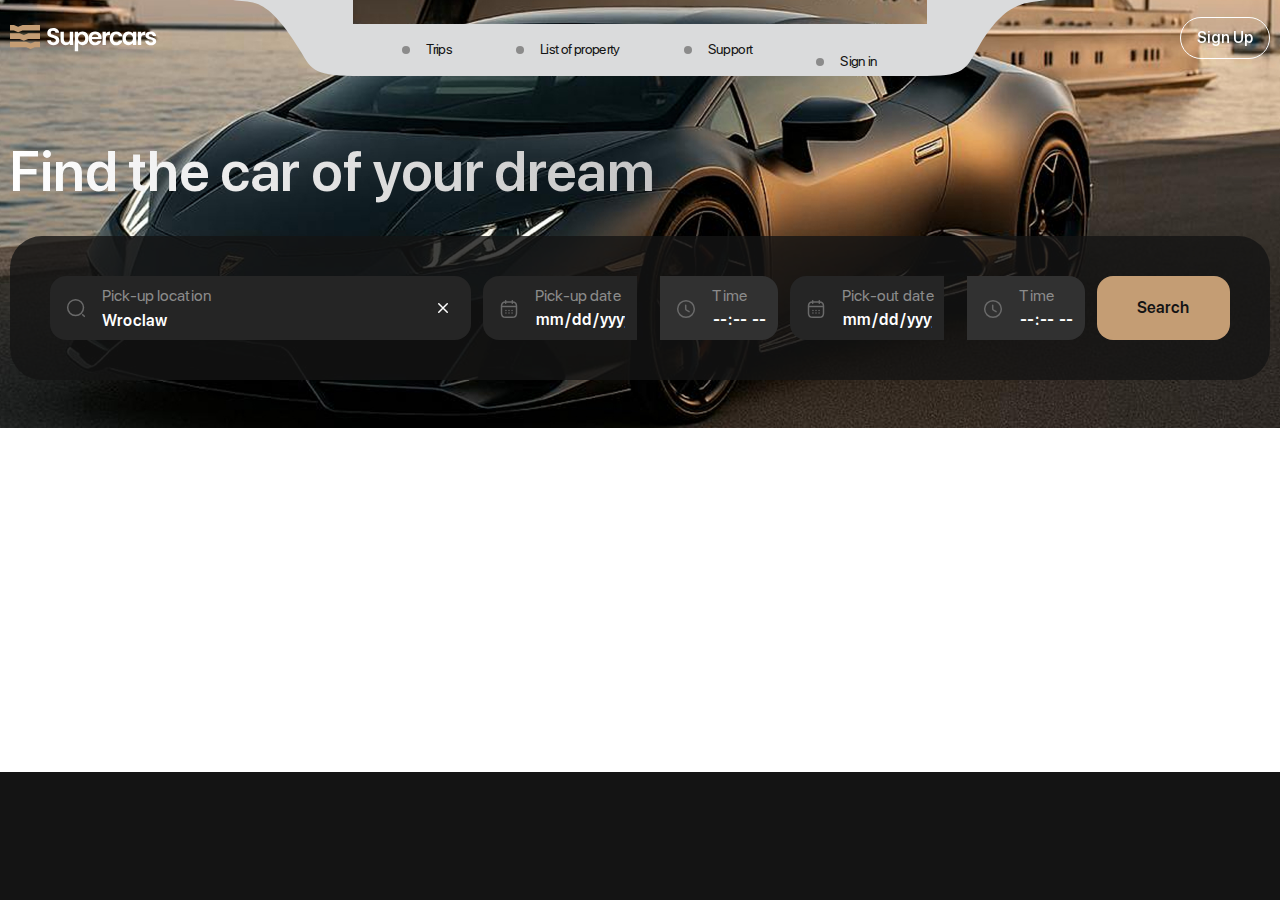
<file: index.html>
<!DOCTYPE html>
<html lang="en">
  <head>
    <meta charset="UTF-8" />
    <meta name="viewport" content="width=device-width, initial-scale=1.0" />
    <link rel="stylesheet" href="./assets/css/style.css" />
    <title>Supercars</title>
  </head>
  <body>
    <div class="wrapper">
      <header class="header">
        <div class="container">
          <div class="header__wrapper">
            <div class="header__logo">
              <a href="#">
                <picture>
                  <source
                    media="(max-width: 470px)"
                    srcset="assets/svg/min-logo.svg"
                  />
                  <img src="assets/svg/header-logo.svg" />
                </picture>
              </a>
            </div>
            <img
              class="menu-btn btn-open"
              src="assets/svg/open-menu.svg"
              alt=""
            />
            <img
              class="menu-btn btn-close"
              src="assets/svg/close-menu.svg"
              alt=""
            />
            <nav>
              <ul class="menu header__menu">
                <li><a href="#">Trips</a></li>
                <li><a href="#">List of property</a></li>
                <li><a href="#">Support</a></li>
                <li><a href="#">Sign in</a></li>
              </ul>
            </nav>
            <div class="header__sign-up">
              <a href="#">Sign Up</a>
            </div>
          </div>
        </div>
      </header>
      <main class="main">
        <section
          class="hero"
          style="background-image: url(assets/img/catalog-hero-1.5.jpg)"
        >
          <div class="container">
            <div class="hero__wrapper">
              <h1>Find the car of your dream</h1>
              <div class="hero__form search-box">
                <form action="#">
                  <p class="hero__form--location hero__form--input">
                    <label for="location">Pick-up location</label>
                    <input
                      type="text"
                      name="location"
                      id="location"
                      required
                      placeholder="Wroclaw"
                    />
                    <img
                      class="clear-button"
                      data-clear-selector="location"
                      src="assets/svg/clear.svg"
                      alt=""
                    />
                  </p>
                  <div class="hero__form--date">
                    <p class="hero__form--input hero__form--start">
                      <span class="date-icon" data-select="start-date"
                        ><img src="assets/svg/date-icon.svg" alt=""
                      /></span>
                      <label for="start-date">Pick-up date</label>
                      <input
                        type="date"
                        name="start-date"
                        id="start-date"
                        required
                      />
                    </p>
                    <p class="hero__form--input hero__form--start">
                      <span class="date-icon" data-select="start-time"
                        ><img src="assets/svg/time-icon.svg" alt=""
                      /></span>
                      <label for="start-time">Time</label>
                      <input
                        type="time"
                        name="start-time"
                        id="start-time"
                        required
                      />
                    </p>
                  </div>
                  <div class="hero__form--date">
                    <p class="hero__form--input hero__form--end">
                      <span class="date-icon" data-select="end-date"
                        ><img src="assets/svg/date-icon.svg" alt=""
                      /></span>
                      <label for="end-date">Pick-out date</label>
                      <input
                        type="date"
                        name="end-date"
                        id="end-date"
                        required
                      />
                    </p>
                    <p class="hero__form--input hero__form--end">
                      <span class="date-icon" data-select="end-time"
                        ><img src="assets/svg/time-icon.svg" alt=""
                      /></span>
                      <label for="end-time">Time</label>
                      <input
                        type="time"
                        name="end-time"
                        id="end-time"
                        required
                      />
                    </p>
                  </div>
                  <p class="hero__form--submit">
                    <input type="submit" value="Search" />
                  </p>
                </form>
              </div>
            </div>
          </div>
        </section>
      </main>
      <footer class="footer"></footer>
    </div>
    <script src="assets/js/main.js"></script>
  </body>
</html>
</file>
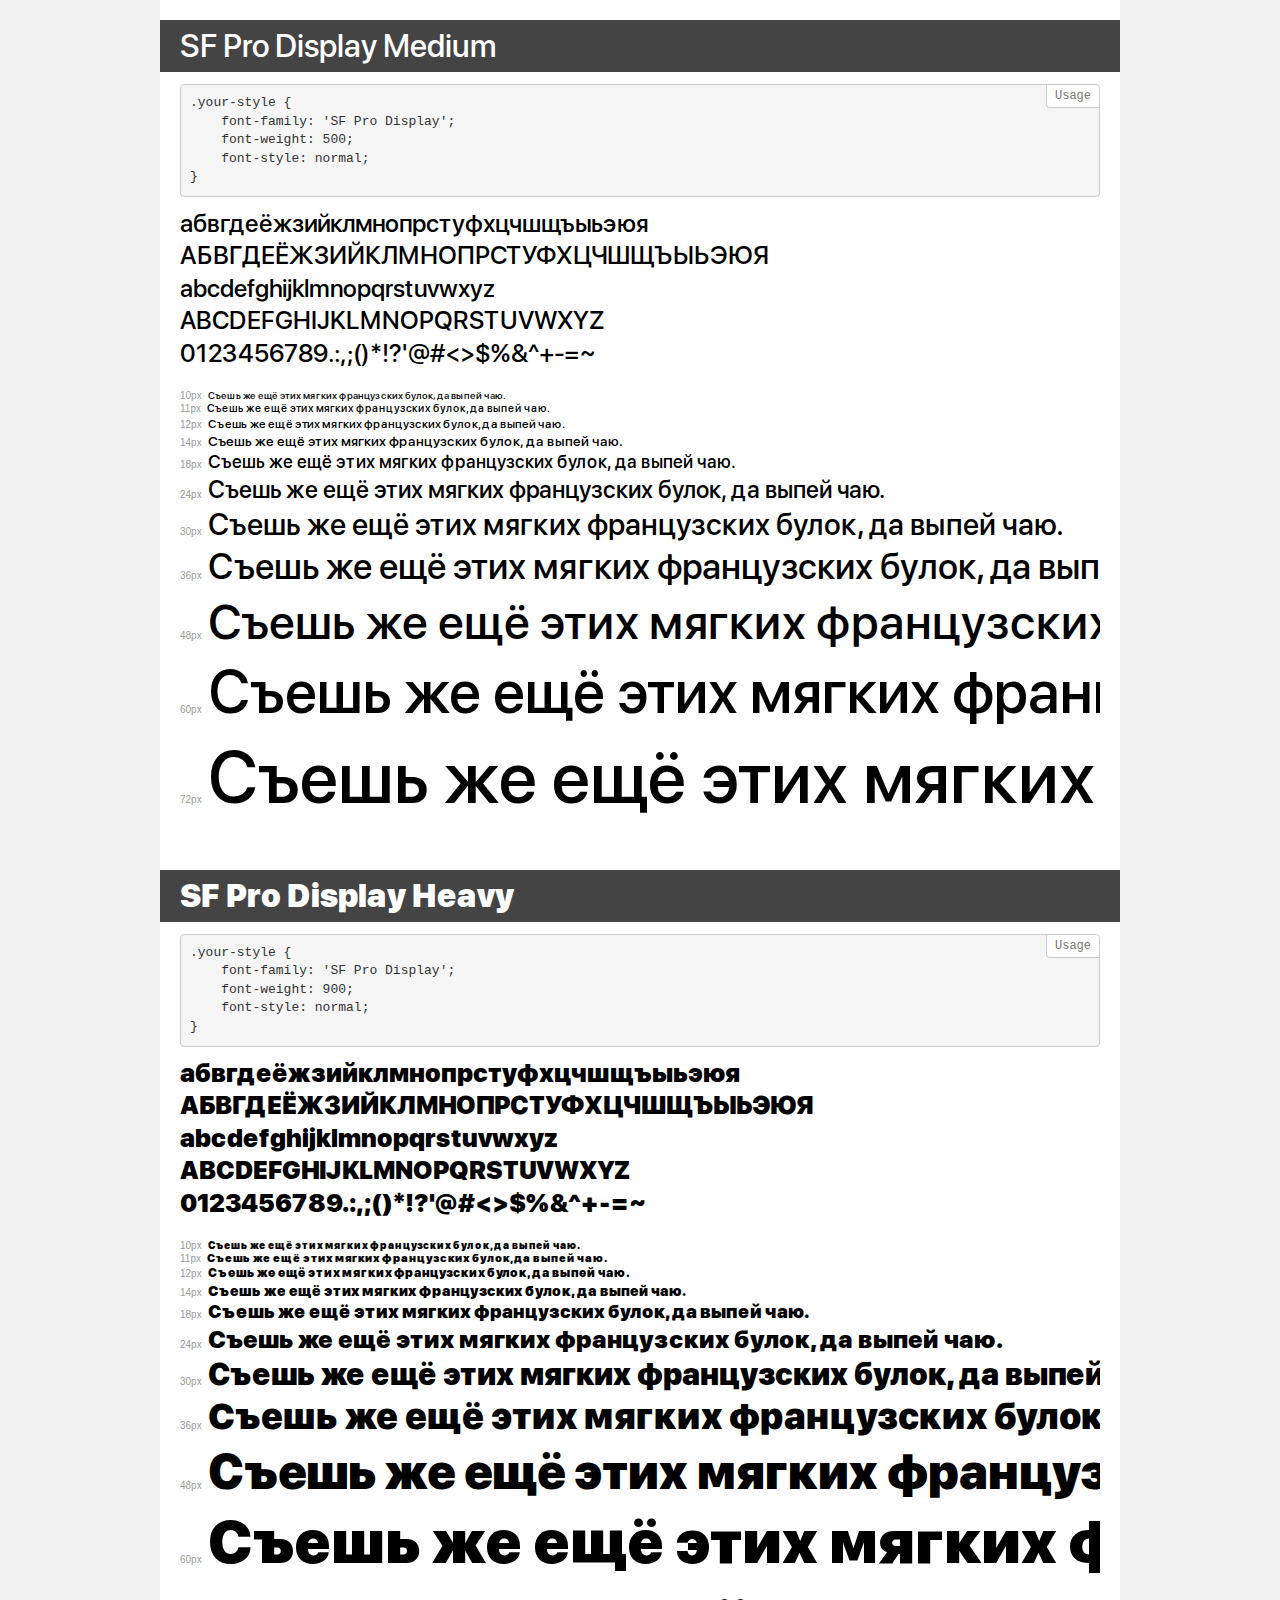
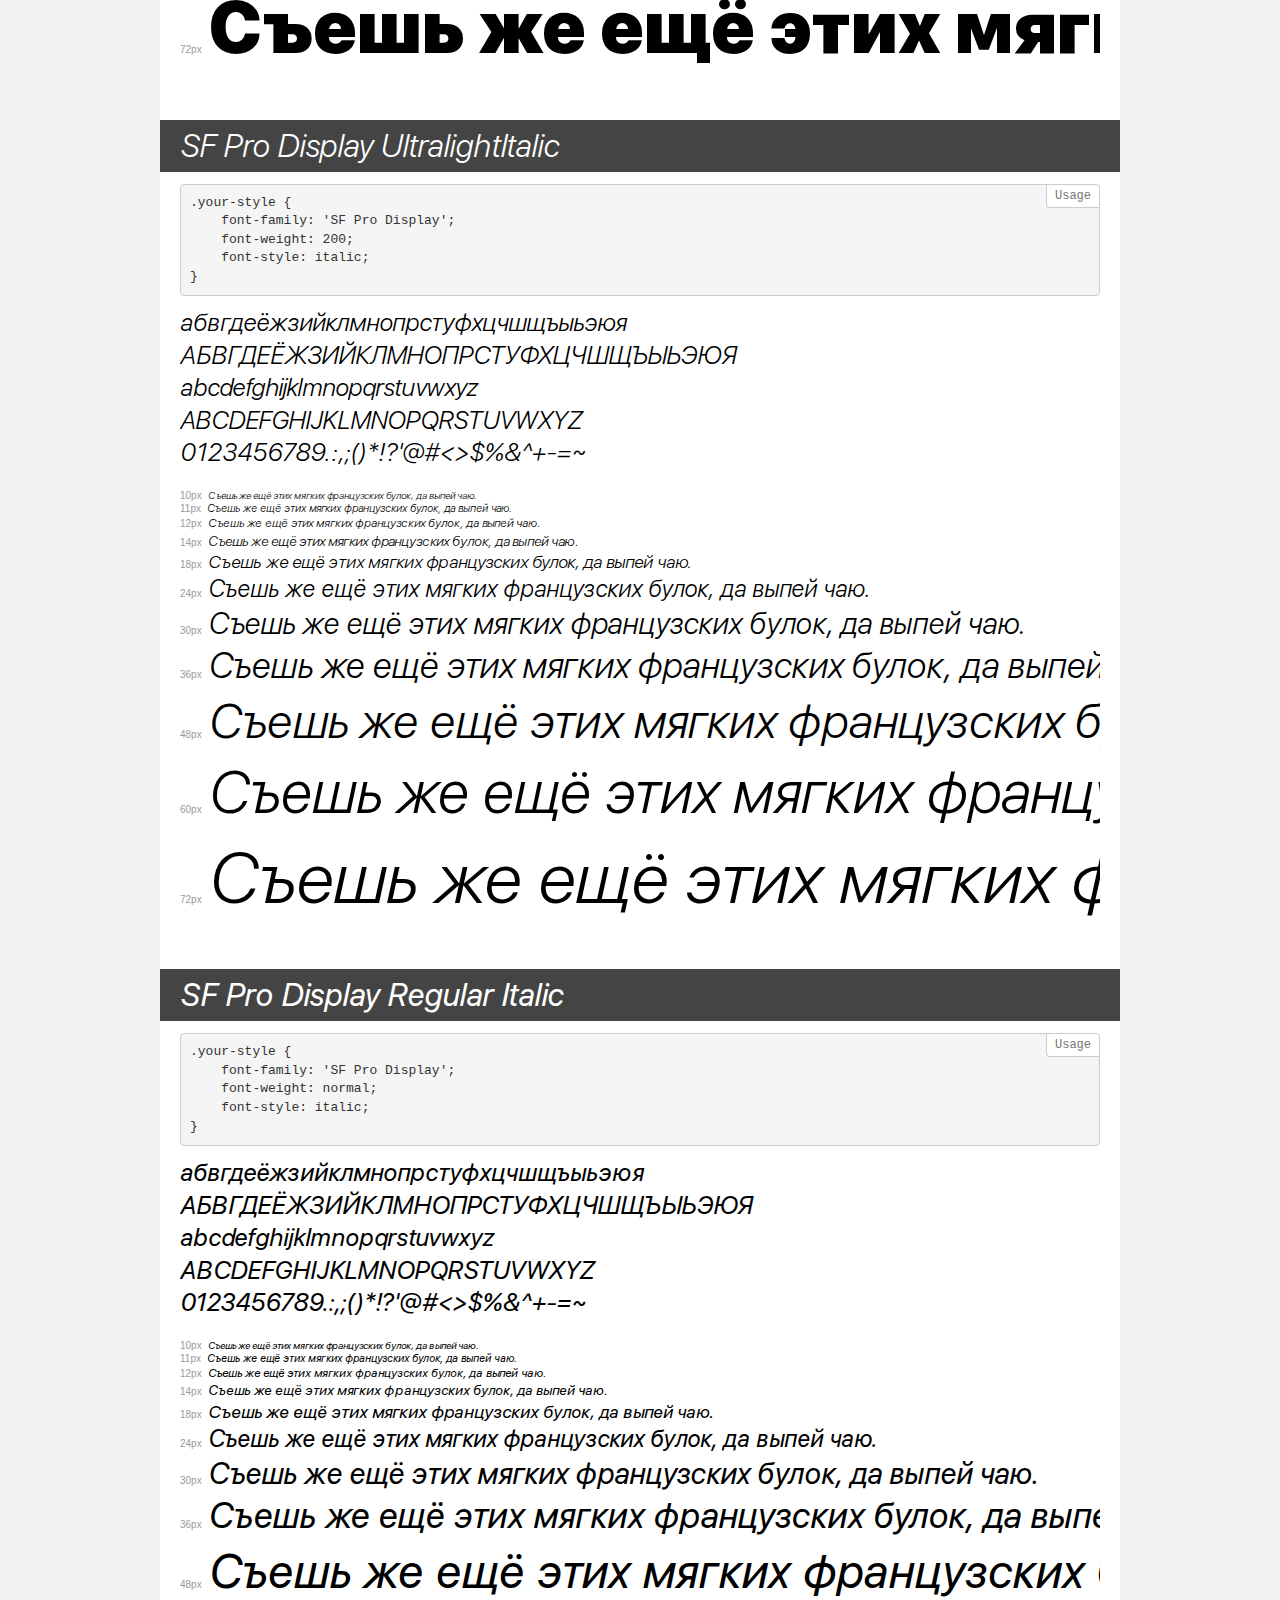
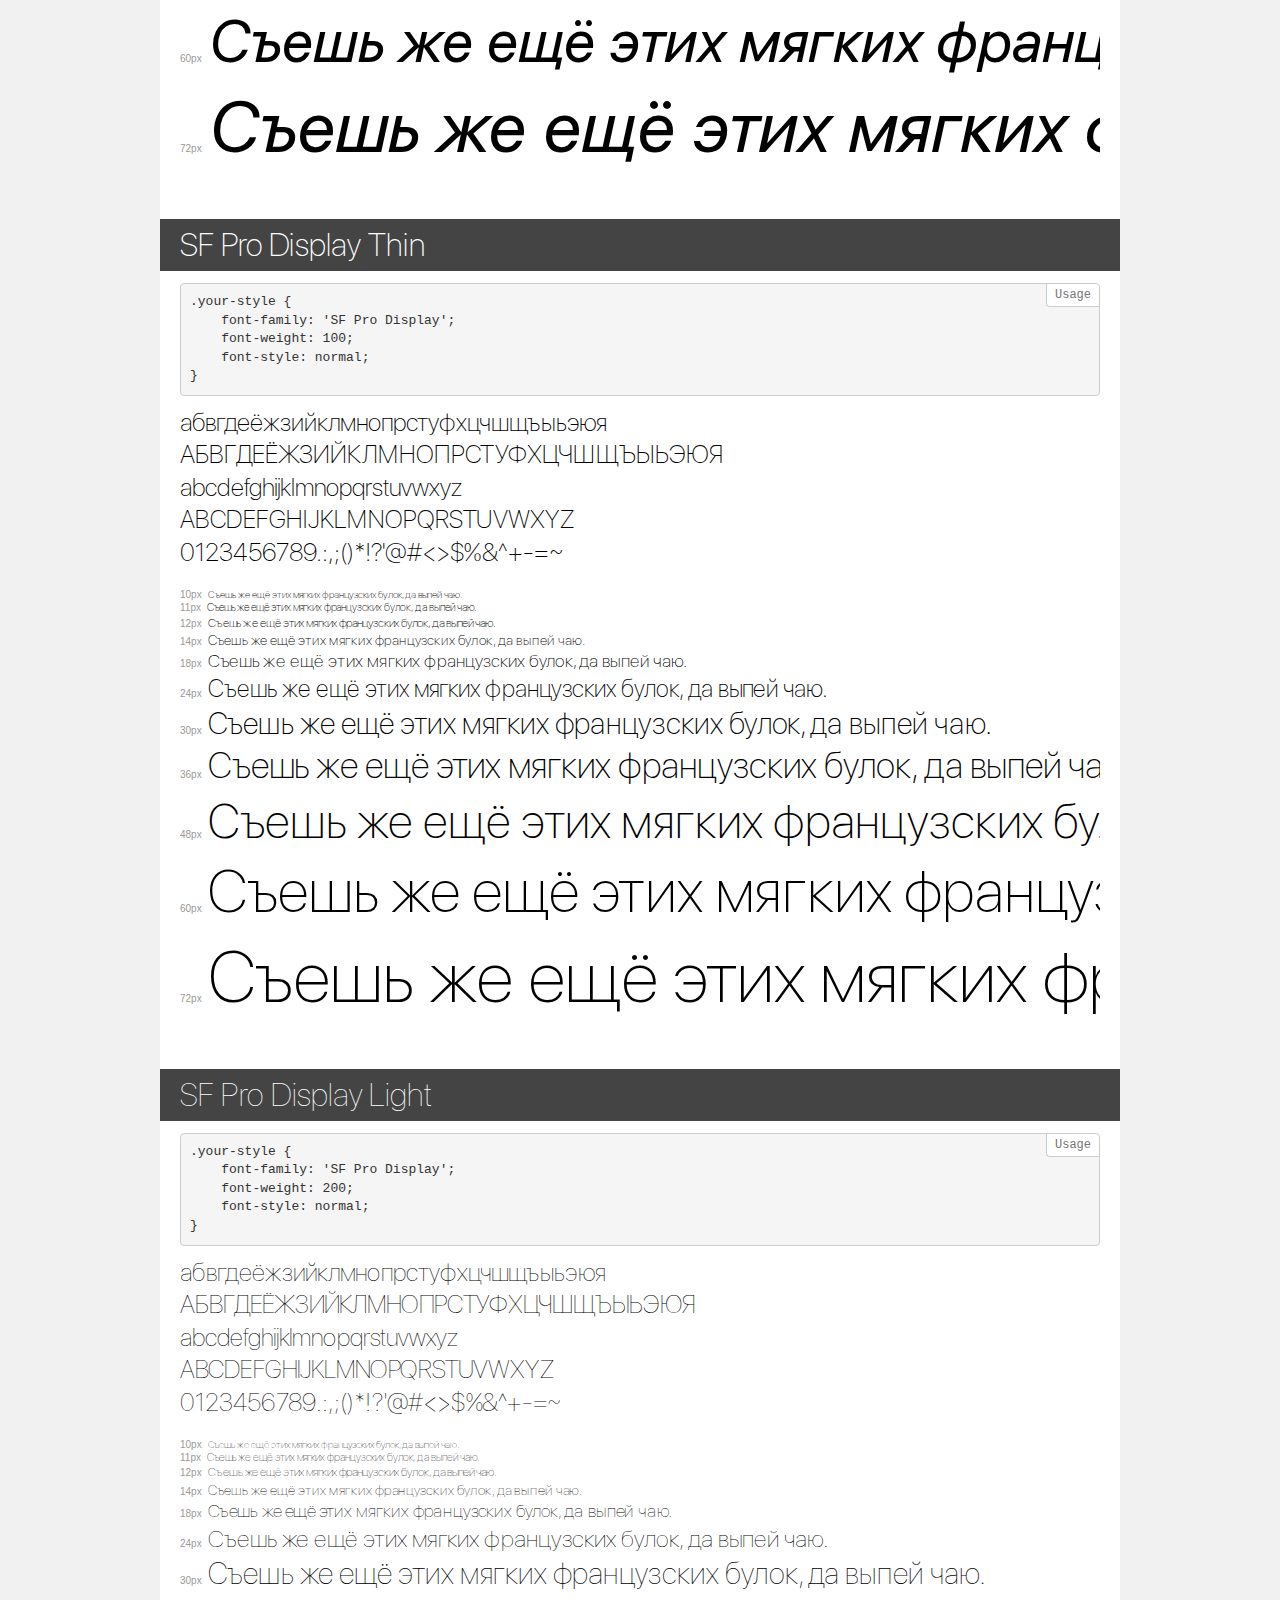
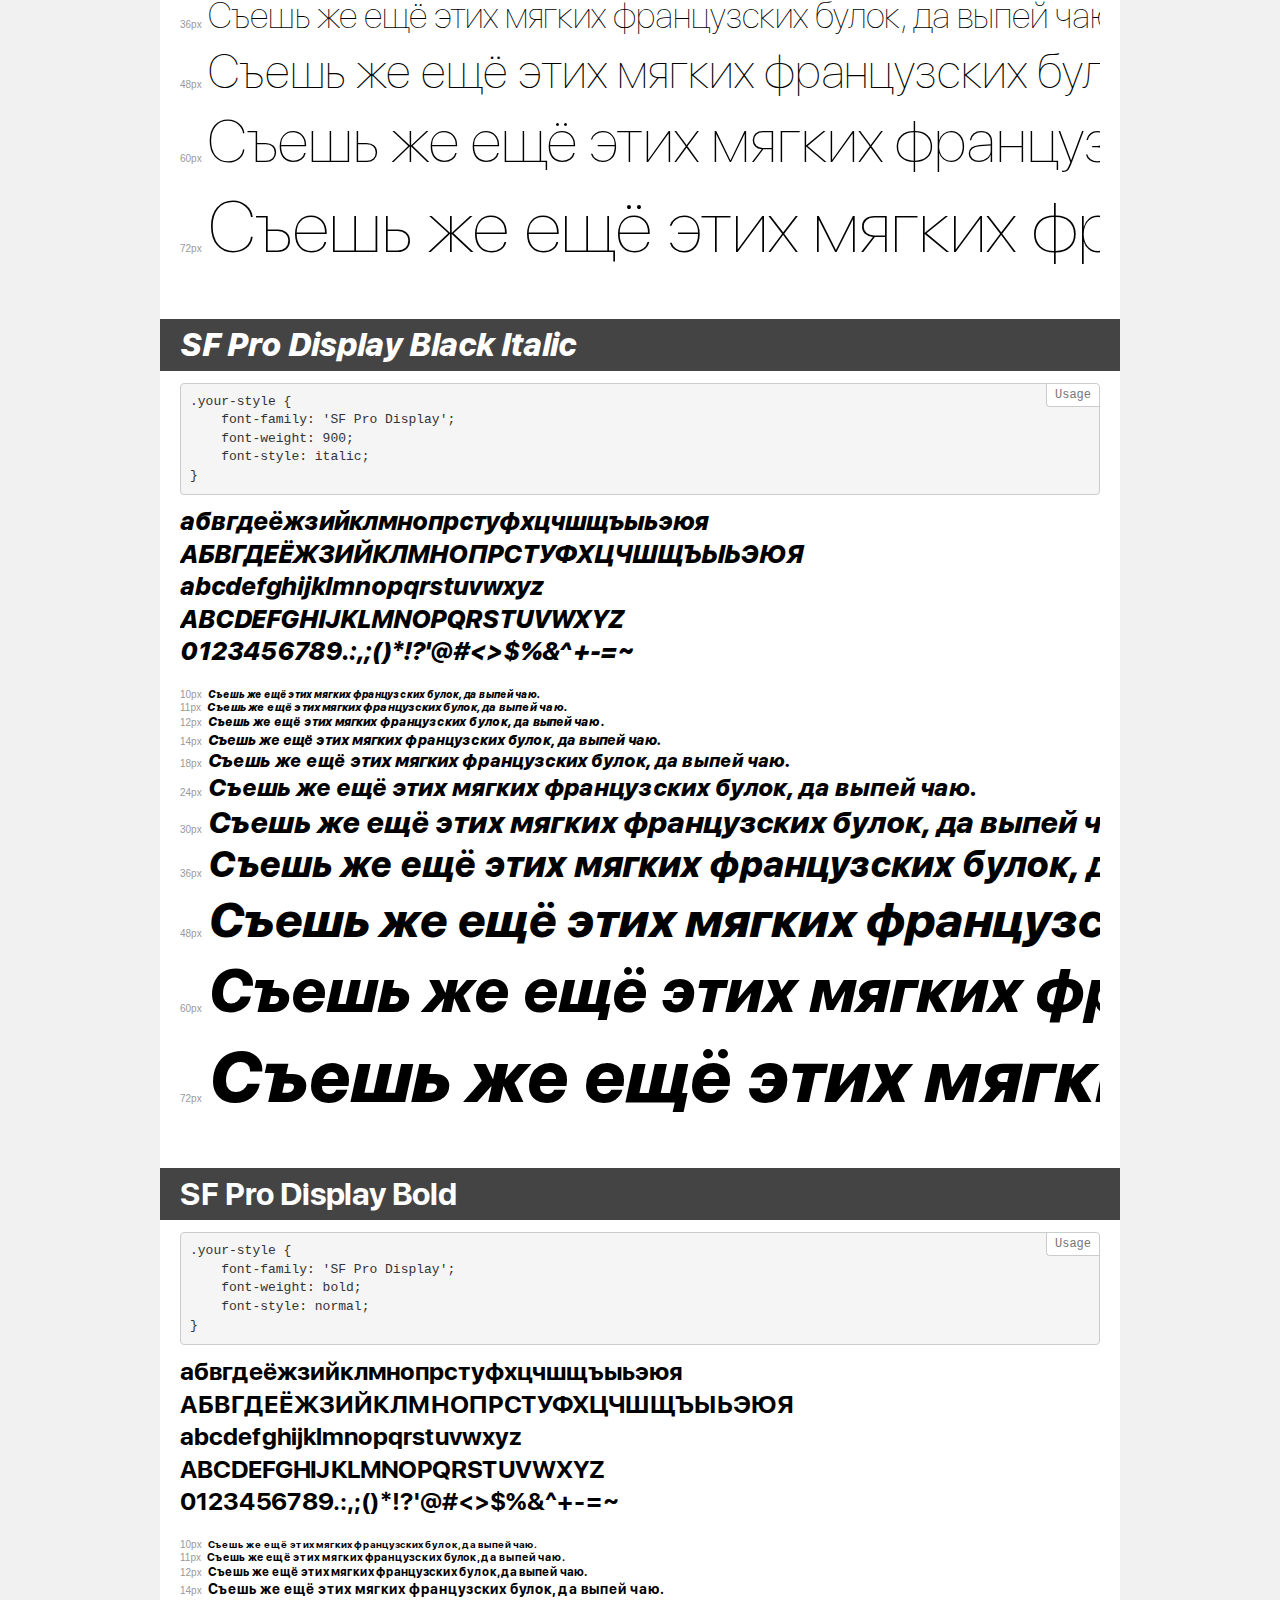
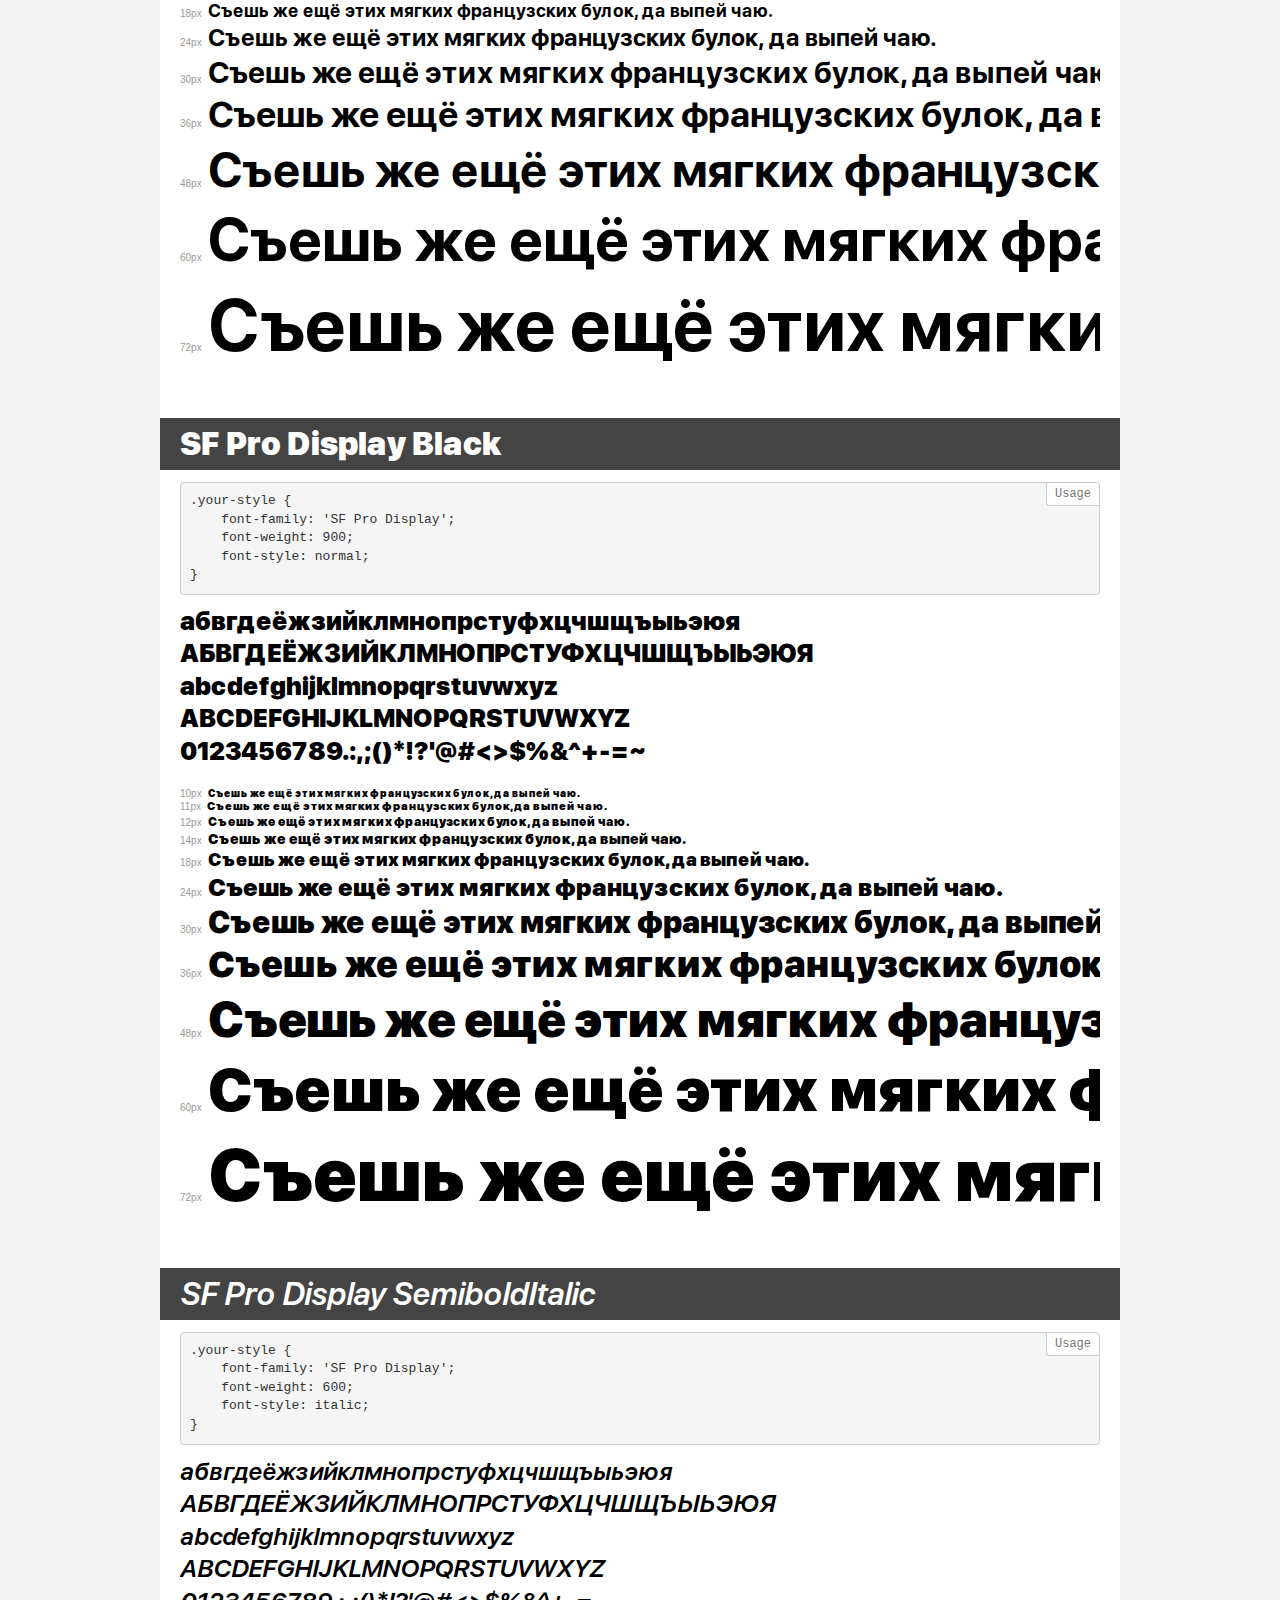
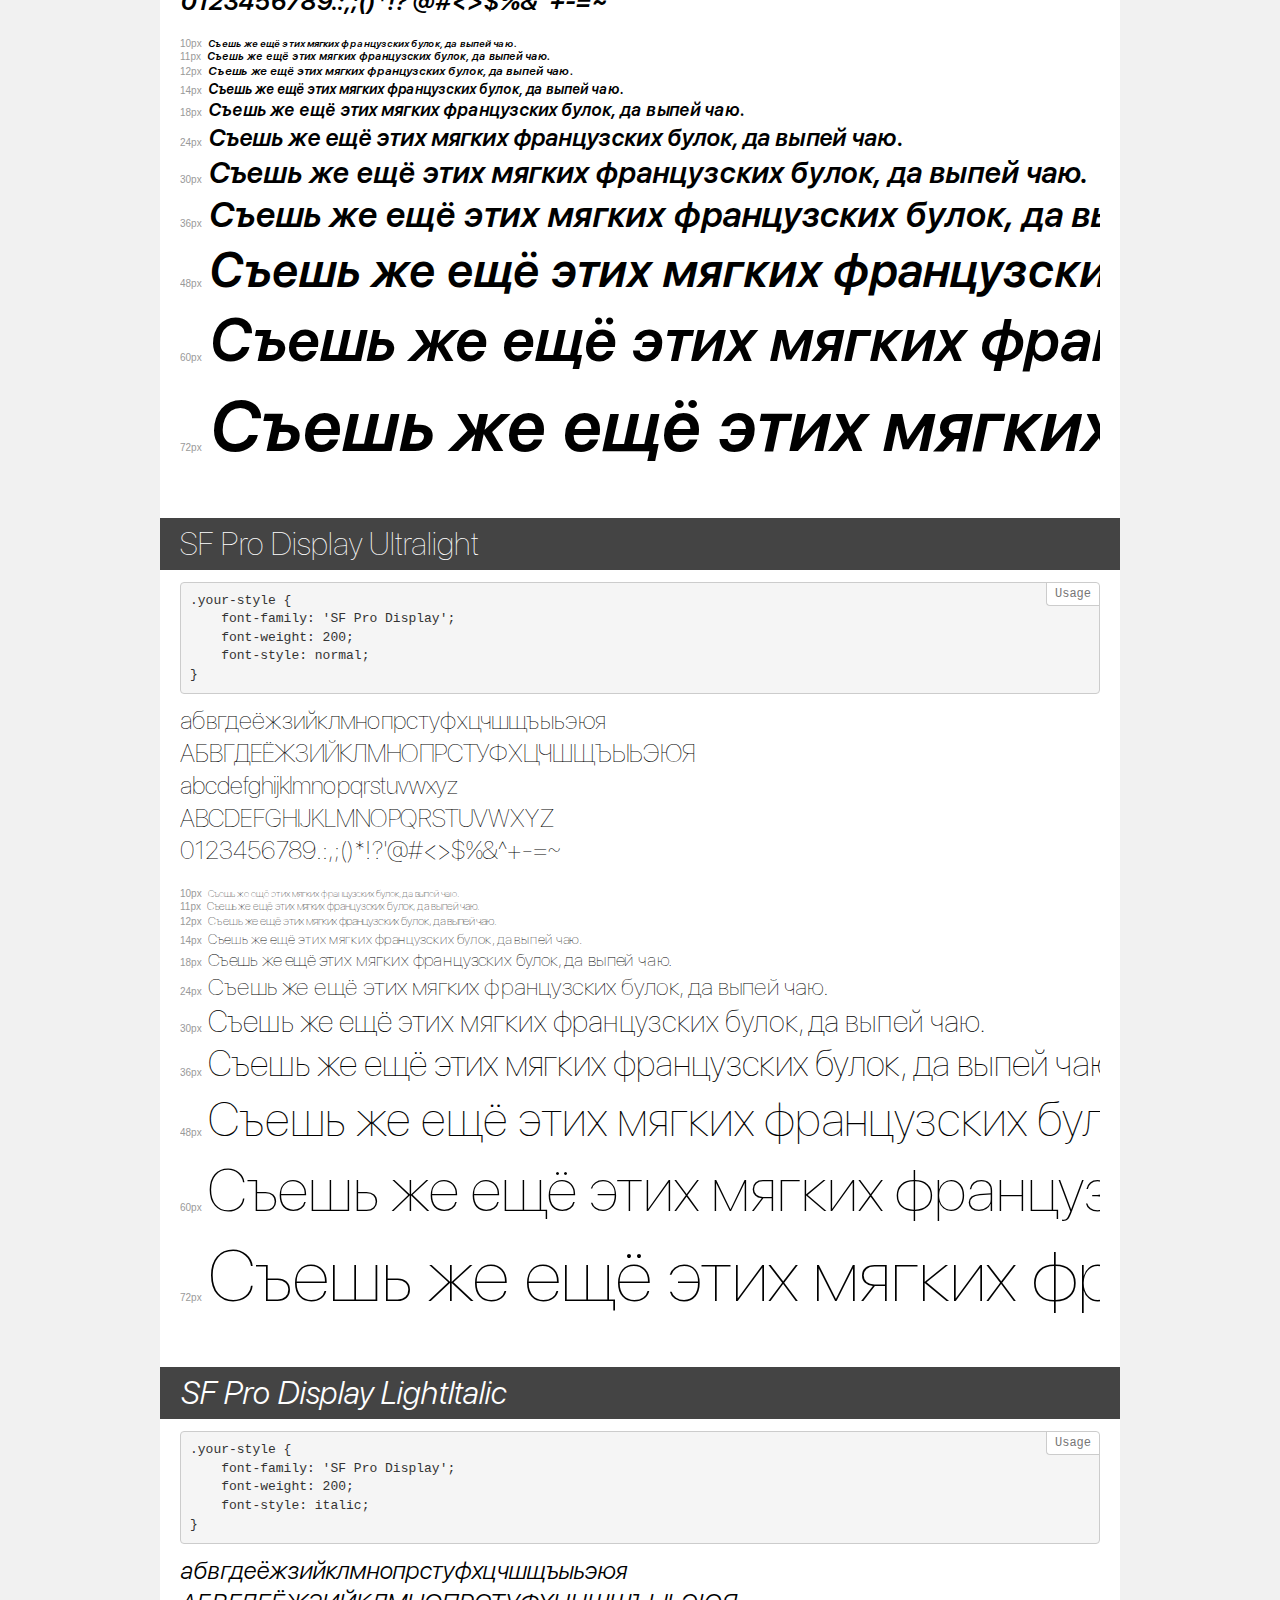
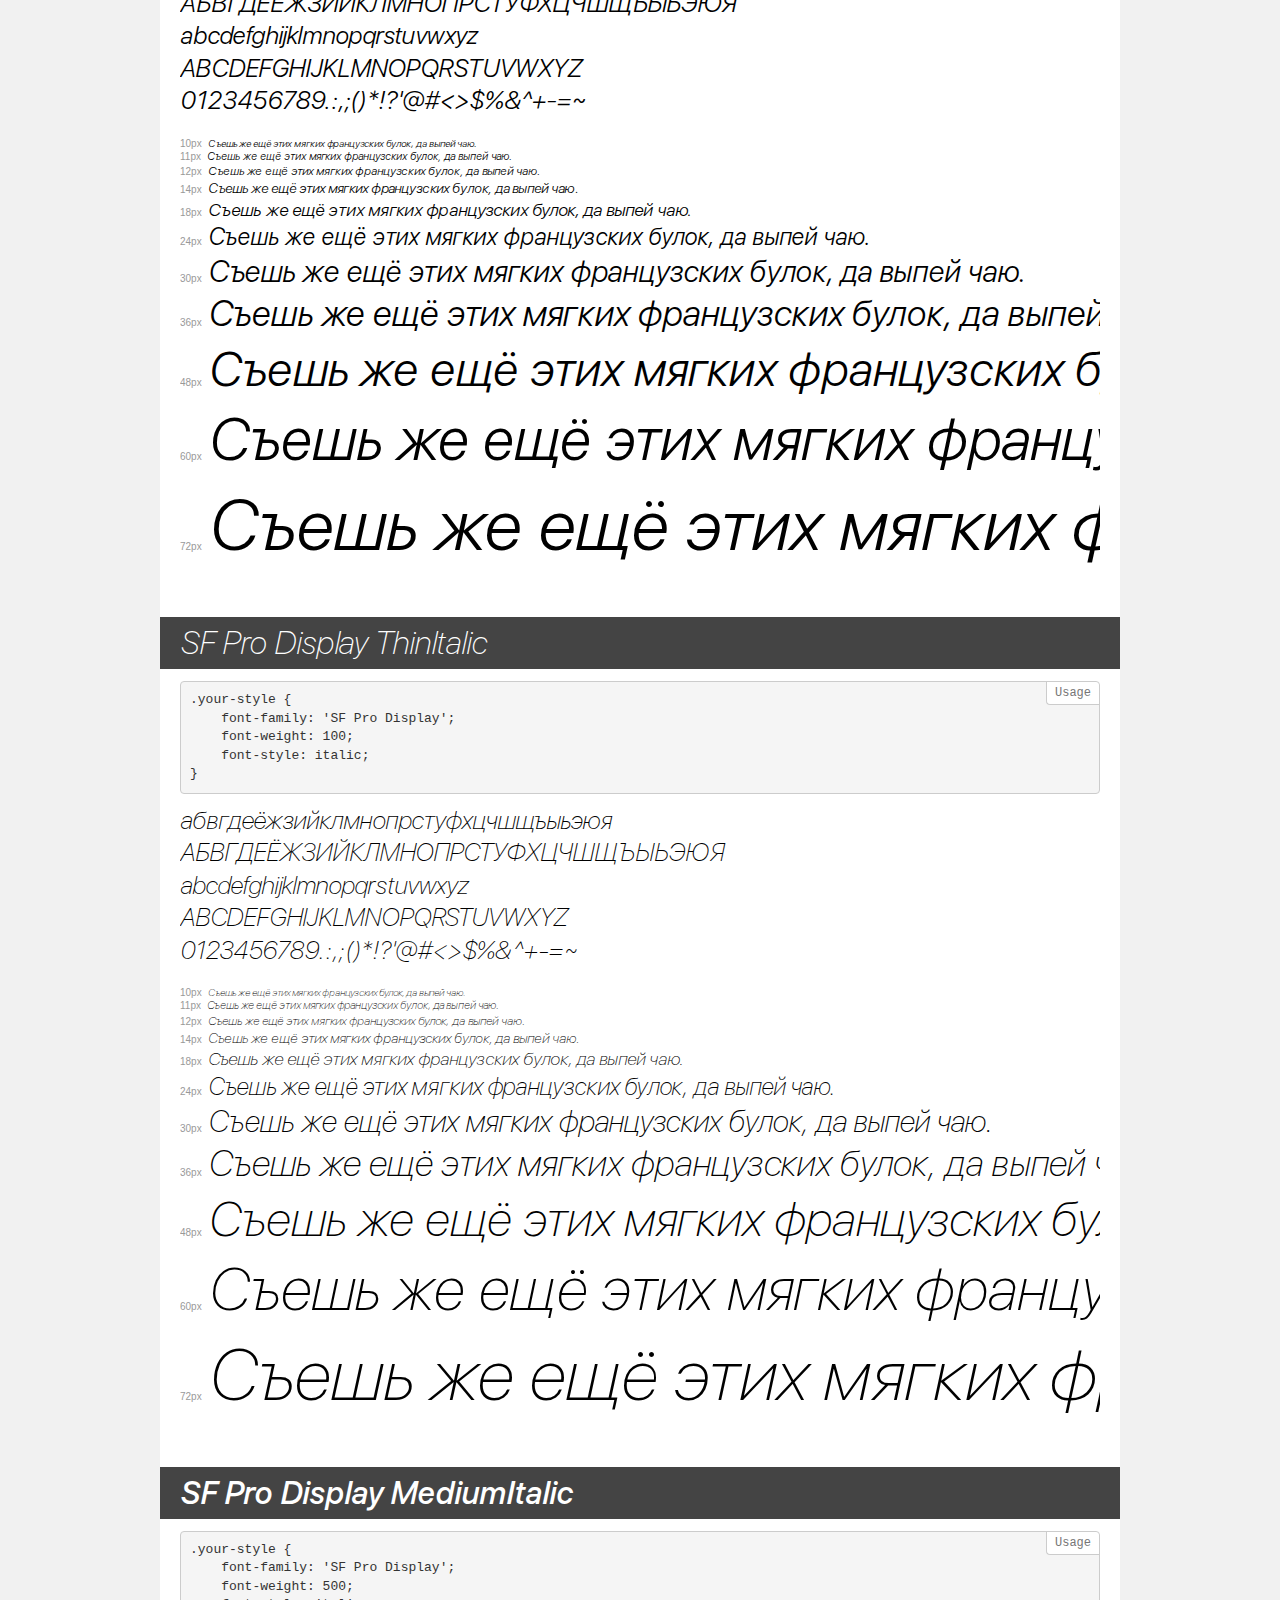
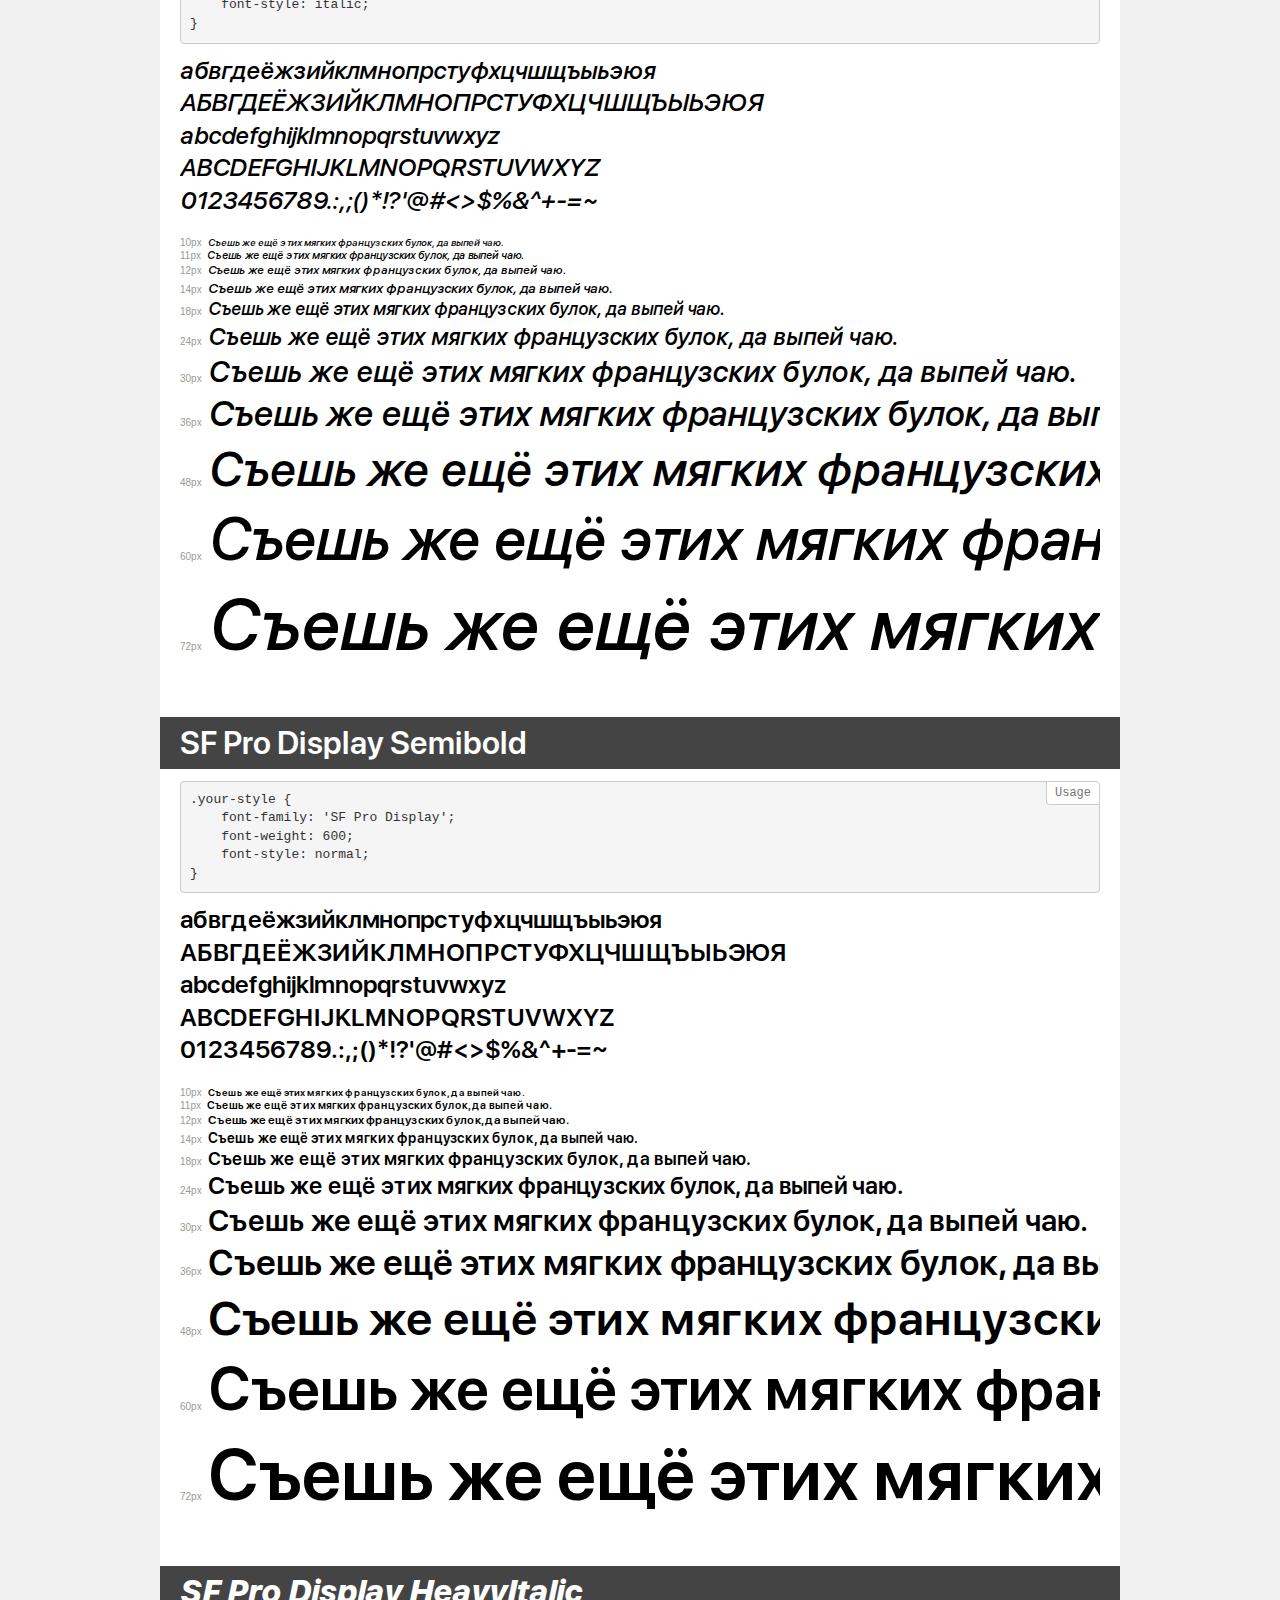
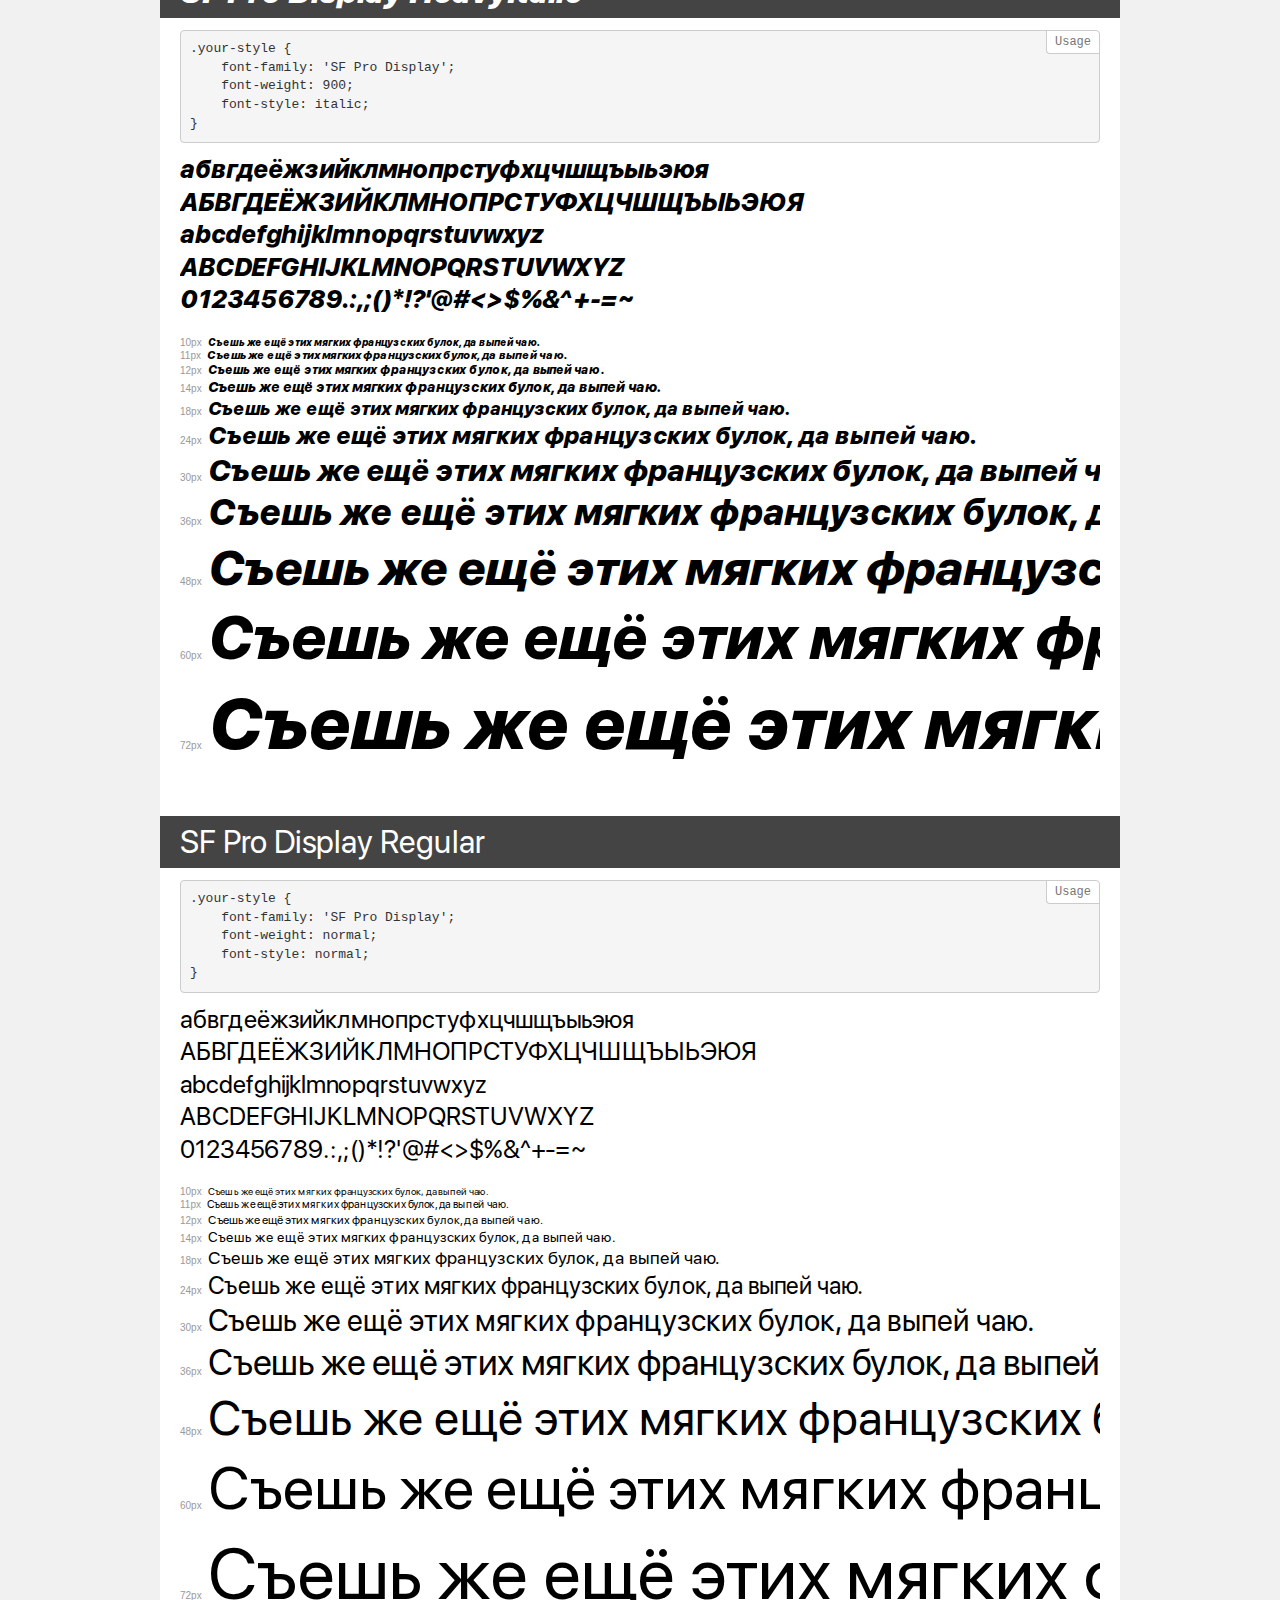
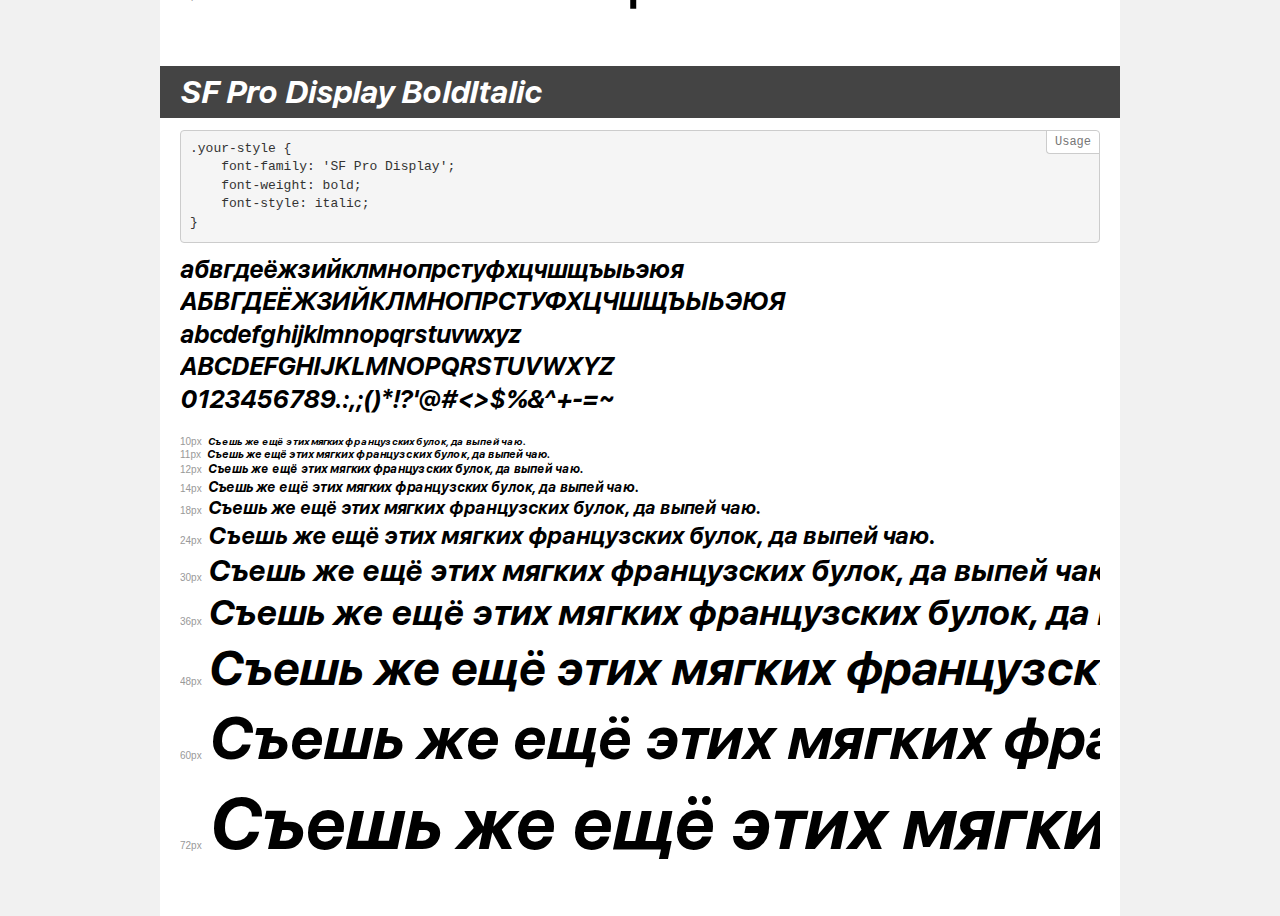
<file: assets/fonts/demo.html>
<!DOCTYPE html>
<html>
<head>
    <meta charset="utf-8">
    <meta http-equiv="X-UA-Compatible" content="IE=edge">
    <meta name="viewport" content="width=device-width, initial-scale=1">
    <meta name="robots" content="noindex, noarchive">
    <meta name="format-detection" content="telephone=no">
    <title>Transfonter demo</title>
    <link href="stylesheet.css" rel="stylesheet">
    <style>
        /*
        http://meyerweb.com/eric/tools/css/reset/
        v2.0 | 20110126
        License: none (public domain)
        */
        html, body, div, span, applet, object, iframe,
        h1, h2, h3, h4, h5, h6, p, blockquote, pre,
        a, abbr, acronym, address, big, cite, code,
        del, dfn, em, img, ins, kbd, q, s, samp,
        small, strike, strong, sub, sup, tt, var,
        b, u, i, center,
        dl, dt, dd, ol, ul, li,
        fieldset, form, label, legend,
        table, caption, tbody, tfoot, thead, tr, th, td,
        article, aside, canvas, details, embed,
        figure, figcaption, footer, header, hgroup,
        menu, nav, output, ruby, section, summary,
        time, mark, audio, video {
            margin: 0;
            padding: 0;
            border: 0;
            font-size: 100%;
            font: inherit;
            vertical-align: baseline;
        }
        /* HTML5 display-role reset for older browsers */
        article, aside, details, figcaption, figure,
        footer, header, hgroup, menu, nav, section {
            display: block;
        }
        body {
            line-height: 1;
        }
        ol, ul {
            list-style: none;
        }
        blockquote, q {
            quotes: none;
        }
        blockquote:before, blockquote:after,
        q:before, q:after {
            content: '';
            content: none;
        }
        table {
            border-collapse: collapse;
            border-spacing: 0;
        }
        /* common styles */
        body {
            background: #f1f1f1;
            color: #000;
        }
        .page {
            background: #fff;
            width: 920px;
            margin: 0 auto;
            padding: 20px 20px 0 20px;
            overflow: hidden;
        }
        .font-container {
            overflow-x: auto;
            overflow-y: hidden;
            margin-bottom: 40px;
            line-height: 1.3;
            white-space: nowrap;
            padding-bottom: 5px;
        }
        h1 {
            position: relative;
            background: #444;
            font-size: 32px;
            color: #fff;
            padding: 10px 20px;
            margin: 0 -20px 12px -20px;
        }
        .letters {
            font-size: 25px;
            margin-bottom: 20px;
        }
        .s10:before {
            content: '10px';
        }
        .s11:before {
            content: '11px';
        }
        .s12:before {
            content: '12px';
        }
        .s14:before {
            content: '14px';
        }
        .s18:before {
            content: '18px';
        }
        .s24:before {
            content: '24px';
        }
        .s30:before {
            content: '30px';
        }
        .s36:before {
            content: '36px';
        }
        .s48:before {
            content: '48px';
        }
        .s60:before {
            content: '60px';
        }
        .s72:before {
            content: '72px';
        }
        .s10:before, .s11:before, .s12:before, .s14:before,
        .s18:before, .s24:before, .s30:before, .s36:before,
        .s48:before, .s60:before, .s72:before {
            font-family: Arial, sans-serif;
            font-size: 10px;
            font-weight: normal;
            font-style: normal;
            color: #999;
            padding-right: 6px;
        }
        pre {
            display: block;
            position: relative;
            padding: 9px;
            margin: 0 0 10px;
            font-family: Monaco, Menlo, Consolas, "Courier New", monospace !important;
            font-size: 13px;
            line-height: 1.428571429;
            color: #333;
            font-weight: normal !important;
            font-style: normal !important;
            background-color: #f5f5f5;
            border: 1px solid #ccc;
            overflow-x: auto;
            border-radius: 4px;
        }
        pre:after {
            display: block;
            position: absolute;
            right: 0;
            top: 0;
            content: 'Usage';
            line-height: 1;
            padding: 5px 8px;
            font-size: 12px;
            color: #767676;
            background-color: #fff;
            border: 1px solid #ccc;
            border-right: none;
            border-top: none;
            border-radius: 0 4px 0 4px;
            z-index: 10;
        }
        /* responsive */
        @media (max-width: 959px) {
            .page {
                width: auto;
                margin: 0;
            }
        }
    </style>
</head>
<body>
<div class="page">
    <div class="demo" style="font-family: 'SF Pro Display'; font-weight: 500; font-style: normal;">
        <h1>SF Pro Display Medium</h1>
        <pre>.your-style {
    font-family: 'SF Pro Display';
    font-weight: 500;
    font-style: normal;
}</pre>
        <div class="font-container">
            <p class="letters">
                абвгдеёжзийклмнопрстуфхцчшщъыьэюя<br>
АБВГДЕЁЖЗИЙКЛМНОПРСТУФХЦЧШЩЪЫЬЭЮЯ<br>
abcdefghijklmnopqrstuvwxyz<br>
ABCDEFGHIJKLMNOPQRSTUVWXYZ<br>
                0123456789.:,;()*!?'@#<>$%&^+-=~
            </p>
            <p class="s10" style="font-size: 10px;">Съешь же ещё этих мягких французских булок, да выпей чаю.</p>
            <p class="s11" style="font-size: 11px;">Съешь же ещё этих мягких французских булок, да выпей чаю.</p>
            <p class="s12" style="font-size: 12px;">Съешь же ещё этих мягких французских булок, да выпей чаю.</p>
            <p class="s14" style="font-size: 14px;">Съешь же ещё этих мягких французских булок, да выпей чаю.</p>
            <p class="s18" style="font-size: 18px;">Съешь же ещё этих мягких французских булок, да выпей чаю.</p>
            <p class="s24" style="font-size: 24px;">Съешь же ещё этих мягких французских булок, да выпей чаю.</p>
            <p class="s30" style="font-size: 30px;">Съешь же ещё этих мягких французских булок, да выпей чаю.</p>
            <p class="s36" style="font-size: 36px;">Съешь же ещё этих мягких французских булок, да выпей чаю.</p>
            <p class="s48" style="font-size: 48px;">Съешь же ещё этих мягких французских булок, да выпей чаю.</p>
            <p class="s60" style="font-size: 60px;">Съешь же ещё этих мягких французских булок, да выпей чаю.</p>
            <p class="s72" style="font-size: 72px;">Съешь же ещё этих мягких французских булок, да выпей чаю.</p>
        </div>
    </div>
    <div class="demo" style="font-family: 'SF Pro Display'; font-weight: 900; font-style: normal;">
        <h1>SF Pro Display Heavy</h1>
        <pre>.your-style {
    font-family: 'SF Pro Display';
    font-weight: 900;
    font-style: normal;
}</pre>
        <div class="font-container">
            <p class="letters">
                абвгдеёжзийклмнопрстуфхцчшщъыьэюя<br>
АБВГДЕЁЖЗИЙКЛМНОПРСТУФХЦЧШЩЪЫЬЭЮЯ<br>
abcdefghijklmnopqrstuvwxyz<br>
ABCDEFGHIJKLMNOPQRSTUVWXYZ<br>
                0123456789.:,;()*!?'@#<>$%&^+-=~
            </p>
            <p class="s10" style="font-size: 10px;">Съешь же ещё этих мягких французских булок, да выпей чаю.</p>
            <p class="s11" style="font-size: 11px;">Съешь же ещё этих мягких французских булок, да выпей чаю.</p>
            <p class="s12" style="font-size: 12px;">Съешь же ещё этих мягких французских булок, да выпей чаю.</p>
            <p class="s14" style="font-size: 14px;">Съешь же ещё этих мягких французских булок, да выпей чаю.</p>
            <p class="s18" style="font-size: 18px;">Съешь же ещё этих мягких французских булок, да выпей чаю.</p>
            <p class="s24" style="font-size: 24px;">Съешь же ещё этих мягких французских булок, да выпей чаю.</p>
            <p class="s30" style="font-size: 30px;">Съешь же ещё этих мягких французских булок, да выпей чаю.</p>
            <p class="s36" style="font-size: 36px;">Съешь же ещё этих мягких французских булок, да выпей чаю.</p>
            <p class="s48" style="font-size: 48px;">Съешь же ещё этих мягких французских булок, да выпей чаю.</p>
            <p class="s60" style="font-size: 60px;">Съешь же ещё этих мягких французских булок, да выпей чаю.</p>
            <p class="s72" style="font-size: 72px;">Съешь же ещё этих мягких французских булок, да выпей чаю.</p>
        </div>
    </div>
    <div class="demo" style="font-family: 'SF Pro Display'; font-weight: 200; font-style: italic;">
        <h1>SF Pro Display UltralightItalic</h1>
        <pre>.your-style {
    font-family: 'SF Pro Display';
    font-weight: 200;
    font-style: italic;
}</pre>
        <div class="font-container">
            <p class="letters">
                абвгдеёжзийклмнопрстуфхцчшщъыьэюя<br>
АБВГДЕЁЖЗИЙКЛМНОПРСТУФХЦЧШЩЪЫЬЭЮЯ<br>
abcdefghijklmnopqrstuvwxyz<br>
ABCDEFGHIJKLMNOPQRSTUVWXYZ<br>
                0123456789.:,;()*!?'@#<>$%&^+-=~
            </p>
            <p class="s10" style="font-size: 10px;">Съешь же ещё этих мягких французских булок, да выпей чаю.</p>
            <p class="s11" style="font-size: 11px;">Съешь же ещё этих мягких французских булок, да выпей чаю.</p>
            <p class="s12" style="font-size: 12px;">Съешь же ещё этих мягких французских булок, да выпей чаю.</p>
            <p class="s14" style="font-size: 14px;">Съешь же ещё этих мягких французских булок, да выпей чаю.</p>
            <p class="s18" style="font-size: 18px;">Съешь же ещё этих мягких французских булок, да выпей чаю.</p>
            <p class="s24" style="font-size: 24px;">Съешь же ещё этих мягких французских булок, да выпей чаю.</p>
            <p class="s30" style="font-size: 30px;">Съешь же ещё этих мягких французских булок, да выпей чаю.</p>
            <p class="s36" style="font-size: 36px;">Съешь же ещё этих мягких французских булок, да выпей чаю.</p>
            <p class="s48" style="font-size: 48px;">Съешь же ещё этих мягких французских булок, да выпей чаю.</p>
            <p class="s60" style="font-size: 60px;">Съешь же ещё этих мягких французских булок, да выпей чаю.</p>
            <p class="s72" style="font-size: 72px;">Съешь же ещё этих мягких французских булок, да выпей чаю.</p>
        </div>
    </div>
    <div class="demo" style="font-family: 'SF Pro Display'; font-weight: normal; font-style: italic;">
        <h1>SF Pro Display Regular Italic</h1>
        <pre>.your-style {
    font-family: 'SF Pro Display';
    font-weight: normal;
    font-style: italic;
}</pre>
        <div class="font-container">
            <p class="letters">
                абвгдеёжзийклмнопрстуфхцчшщъыьэюя<br>
АБВГДЕЁЖЗИЙКЛМНОПРСТУФХЦЧШЩЪЫЬЭЮЯ<br>
abcdefghijklmnopqrstuvwxyz<br>
ABCDEFGHIJKLMNOPQRSTUVWXYZ<br>
                0123456789.:,;()*!?'@#<>$%&^+-=~
            </p>
            <p class="s10" style="font-size: 10px;">Съешь же ещё этих мягких французских булок, да выпей чаю.</p>
            <p class="s11" style="font-size: 11px;">Съешь же ещё этих мягких французских булок, да выпей чаю.</p>
            <p class="s12" style="font-size: 12px;">Съешь же ещё этих мягких французских булок, да выпей чаю.</p>
            <p class="s14" style="font-size: 14px;">Съешь же ещё этих мягких французских булок, да выпей чаю.</p>
            <p class="s18" style="font-size: 18px;">Съешь же ещё этих мягких французских булок, да выпей чаю.</p>
            <p class="s24" style="font-size: 24px;">Съешь же ещё этих мягких французских булок, да выпей чаю.</p>
            <p class="s30" style="font-size: 30px;">Съешь же ещё этих мягких французских булок, да выпей чаю.</p>
            <p class="s36" style="font-size: 36px;">Съешь же ещё этих мягких французских булок, да выпей чаю.</p>
            <p class="s48" style="font-size: 48px;">Съешь же ещё этих мягких французских булок, да выпей чаю.</p>
            <p class="s60" style="font-size: 60px;">Съешь же ещё этих мягких французских булок, да выпей чаю.</p>
            <p class="s72" style="font-size: 72px;">Съешь же ещё этих мягких французских булок, да выпей чаю.</p>
        </div>
    </div>
    <div class="demo" style="font-family: 'SF Pro Display'; font-weight: 100; font-style: normal;">
        <h1>SF Pro Display Thin</h1>
        <pre>.your-style {
    font-family: 'SF Pro Display';
    font-weight: 100;
    font-style: normal;
}</pre>
        <div class="font-container">
            <p class="letters">
                абвгдеёжзийклмнопрстуфхцчшщъыьэюя<br>
АБВГДЕЁЖЗИЙКЛМНОПРСТУФХЦЧШЩЪЫЬЭЮЯ<br>
abcdefghijklmnopqrstuvwxyz<br>
ABCDEFGHIJKLMNOPQRSTUVWXYZ<br>
                0123456789.:,;()*!?'@#<>$%&^+-=~
            </p>
            <p class="s10" style="font-size: 10px;">Съешь же ещё этих мягких французских булок, да выпей чаю.</p>
            <p class="s11" style="font-size: 11px;">Съешь же ещё этих мягких французских булок, да выпей чаю.</p>
            <p class="s12" style="font-size: 12px;">Съешь же ещё этих мягких французских булок, да выпей чаю.</p>
            <p class="s14" style="font-size: 14px;">Съешь же ещё этих мягких французских булок, да выпей чаю.</p>
            <p class="s18" style="font-size: 18px;">Съешь же ещё этих мягких французских булок, да выпей чаю.</p>
            <p class="s24" style="font-size: 24px;">Съешь же ещё этих мягких французских булок, да выпей чаю.</p>
            <p class="s30" style="font-size: 30px;">Съешь же ещё этих мягких французских булок, да выпей чаю.</p>
            <p class="s36" style="font-size: 36px;">Съешь же ещё этих мягких французских булок, да выпей чаю.</p>
            <p class="s48" style="font-size: 48px;">Съешь же ещё этих мягких французских булок, да выпей чаю.</p>
            <p class="s60" style="font-size: 60px;">Съешь же ещё этих мягких французских булок, да выпей чаю.</p>
            <p class="s72" style="font-size: 72px;">Съешь же ещё этих мягких французских булок, да выпей чаю.</p>
        </div>
    </div>
    <div class="demo" style="font-family: 'SF Pro Display'; font-weight: 200; font-style: normal;">
        <h1>SF Pro Display Light</h1>
        <pre>.your-style {
    font-family: 'SF Pro Display';
    font-weight: 200;
    font-style: normal;
}</pre>
        <div class="font-container">
            <p class="letters">
                абвгдеёжзийклмнопрстуфхцчшщъыьэюя<br>
АБВГДЕЁЖЗИЙКЛМНОПРСТУФХЦЧШЩЪЫЬЭЮЯ<br>
abcdefghijklmnopqrstuvwxyz<br>
ABCDEFGHIJKLMNOPQRSTUVWXYZ<br>
                0123456789.:,;()*!?'@#<>$%&^+-=~
            </p>
            <p class="s10" style="font-size: 10px;">Съешь же ещё этих мягких французских булок, да выпей чаю.</p>
            <p class="s11" style="font-size: 11px;">Съешь же ещё этих мягких французских булок, да выпей чаю.</p>
            <p class="s12" style="font-size: 12px;">Съешь же ещё этих мягких французских булок, да выпей чаю.</p>
            <p class="s14" style="font-size: 14px;">Съешь же ещё этих мягких французских булок, да выпей чаю.</p>
            <p class="s18" style="font-size: 18px;">Съешь же ещё этих мягких французских булок, да выпей чаю.</p>
            <p class="s24" style="font-size: 24px;">Съешь же ещё этих мягких французских булок, да выпей чаю.</p>
            <p class="s30" style="font-size: 30px;">Съешь же ещё этих мягких французских булок, да выпей чаю.</p>
            <p class="s36" style="font-size: 36px;">Съешь же ещё этих мягких французских булок, да выпей чаю.</p>
            <p class="s48" style="font-size: 48px;">Съешь же ещё этих мягких французских булок, да выпей чаю.</p>
            <p class="s60" style="font-size: 60px;">Съешь же ещё этих мягких французских булок, да выпей чаю.</p>
            <p class="s72" style="font-size: 72px;">Съешь же ещё этих мягких французских булок, да выпей чаю.</p>
        </div>
    </div>
    <div class="demo" style="font-family: 'SF Pro Display'; font-weight: 900; font-style: italic;">
        <h1>SF Pro Display Black Italic</h1>
        <pre>.your-style {
    font-family: 'SF Pro Display';
    font-weight: 900;
    font-style: italic;
}</pre>
        <div class="font-container">
            <p class="letters">
                абвгдеёжзийклмнопрстуфхцчшщъыьэюя<br>
АБВГДЕЁЖЗИЙКЛМНОПРСТУФХЦЧШЩЪЫЬЭЮЯ<br>
abcdefghijklmnopqrstuvwxyz<br>
ABCDEFGHIJKLMNOPQRSTUVWXYZ<br>
                0123456789.:,;()*!?'@#<>$%&^+-=~
            </p>
            <p class="s10" style="font-size: 10px;">Съешь же ещё этих мягких французских булок, да выпей чаю.</p>
            <p class="s11" style="font-size: 11px;">Съешь же ещё этих мягких французских булок, да выпей чаю.</p>
            <p class="s12" style="font-size: 12px;">Съешь же ещё этих мягких французских булок, да выпей чаю.</p>
            <p class="s14" style="font-size: 14px;">Съешь же ещё этих мягких французских булок, да выпей чаю.</p>
            <p class="s18" style="font-size: 18px;">Съешь же ещё этих мягких французских булок, да выпей чаю.</p>
            <p class="s24" style="font-size: 24px;">Съешь же ещё этих мягких французских булок, да выпей чаю.</p>
            <p class="s30" style="font-size: 30px;">Съешь же ещё этих мягких французских булок, да выпей чаю.</p>
            <p class="s36" style="font-size: 36px;">Съешь же ещё этих мягких французских булок, да выпей чаю.</p>
            <p class="s48" style="font-size: 48px;">Съешь же ещё этих мягких французских булок, да выпей чаю.</p>
            <p class="s60" style="font-size: 60px;">Съешь же ещё этих мягких французских булок, да выпей чаю.</p>
            <p class="s72" style="font-size: 72px;">Съешь же ещё этих мягких французских булок, да выпей чаю.</p>
        </div>
    </div>
    <div class="demo" style="font-family: 'SF Pro Display'; font-weight: bold; font-style: normal;">
        <h1>SF Pro Display Bold</h1>
        <pre>.your-style {
    font-family: 'SF Pro Display';
    font-weight: bold;
    font-style: normal;
}</pre>
        <div class="font-container">
            <p class="letters">
                абвгдеёжзийклмнопрстуфхцчшщъыьэюя<br>
АБВГДЕЁЖЗИЙКЛМНОПРСТУФХЦЧШЩЪЫЬЭЮЯ<br>
abcdefghijklmnopqrstuvwxyz<br>
ABCDEFGHIJKLMNOPQRSTUVWXYZ<br>
                0123456789.:,;()*!?'@#<>$%&^+-=~
            </p>
            <p class="s10" style="font-size: 10px;">Съешь же ещё этих мягких французских булок, да выпей чаю.</p>
            <p class="s11" style="font-size: 11px;">Съешь же ещё этих мягких французских булок, да выпей чаю.</p>
            <p class="s12" style="font-size: 12px;">Съешь же ещё этих мягких французских булок, да выпей чаю.</p>
            <p class="s14" style="font-size: 14px;">Съешь же ещё этих мягких французских булок, да выпей чаю.</p>
            <p class="s18" style="font-size: 18px;">Съешь же ещё этих мягких французских булок, да выпей чаю.</p>
            <p class="s24" style="font-size: 24px;">Съешь же ещё этих мягких французских булок, да выпей чаю.</p>
            <p class="s30" style="font-size: 30px;">Съешь же ещё этих мягких французских булок, да выпей чаю.</p>
            <p class="s36" style="font-size: 36px;">Съешь же ещё этих мягких французских булок, да выпей чаю.</p>
            <p class="s48" style="font-size: 48px;">Съешь же ещё этих мягких французских булок, да выпей чаю.</p>
            <p class="s60" style="font-size: 60px;">Съешь же ещё этих мягких французских булок, да выпей чаю.</p>
            <p class="s72" style="font-size: 72px;">Съешь же ещё этих мягких французских булок, да выпей чаю.</p>
        </div>
    </div>
    <div class="demo" style="font-family: 'SF Pro Display'; font-weight: 900; font-style: normal;">
        <h1>SF Pro Display Black</h1>
        <pre>.your-style {
    font-family: 'SF Pro Display';
    font-weight: 900;
    font-style: normal;
}</pre>
        <div class="font-container">
            <p class="letters">
                абвгдеёжзийклмнопрстуфхцчшщъыьэюя<br>
АБВГДЕЁЖЗИЙКЛМНОПРСТУФХЦЧШЩЪЫЬЭЮЯ<br>
abcdefghijklmnopqrstuvwxyz<br>
ABCDEFGHIJKLMNOPQRSTUVWXYZ<br>
                0123456789.:,;()*!?'@#<>$%&^+-=~
            </p>
            <p class="s10" style="font-size: 10px;">Съешь же ещё этих мягких французских булок, да выпей чаю.</p>
            <p class="s11" style="font-size: 11px;">Съешь же ещё этих мягких французских булок, да выпей чаю.</p>
            <p class="s12" style="font-size: 12px;">Съешь же ещё этих мягких французских булок, да выпей чаю.</p>
            <p class="s14" style="font-size: 14px;">Съешь же ещё этих мягких французских булок, да выпей чаю.</p>
            <p class="s18" style="font-size: 18px;">Съешь же ещё этих мягких французских булок, да выпей чаю.</p>
            <p class="s24" style="font-size: 24px;">Съешь же ещё этих мягких французских булок, да выпей чаю.</p>
            <p class="s30" style="font-size: 30px;">Съешь же ещё этих мягких французских булок, да выпей чаю.</p>
            <p class="s36" style="font-size: 36px;">Съешь же ещё этих мягких французских булок, да выпей чаю.</p>
            <p class="s48" style="font-size: 48px;">Съешь же ещё этих мягких французских булок, да выпей чаю.</p>
            <p class="s60" style="font-size: 60px;">Съешь же ещё этих мягких французских булок, да выпей чаю.</p>
            <p class="s72" style="font-size: 72px;">Съешь же ещё этих мягких французских булок, да выпей чаю.</p>
        </div>
    </div>
    <div class="demo" style="font-family: 'SF Pro Display'; font-weight: 600; font-style: italic;">
        <h1>SF Pro Display SemiboldItalic</h1>
        <pre>.your-style {
    font-family: 'SF Pro Display';
    font-weight: 600;
    font-style: italic;
}</pre>
        <div class="font-container">
            <p class="letters">
                абвгдеёжзийклмнопрстуфхцчшщъыьэюя<br>
АБВГДЕЁЖЗИЙКЛМНОПРСТУФХЦЧШЩЪЫЬЭЮЯ<br>
abcdefghijklmnopqrstuvwxyz<br>
ABCDEFGHIJKLMNOPQRSTUVWXYZ<br>
                0123456789.:,;()*!?'@#<>$%&^+-=~
            </p>
            <p class="s10" style="font-size: 10px;">Съешь же ещё этих мягких французских булок, да выпей чаю.</p>
            <p class="s11" style="font-size: 11px;">Съешь же ещё этих мягких французских булок, да выпей чаю.</p>
            <p class="s12" style="font-size: 12px;">Съешь же ещё этих мягких французских булок, да выпей чаю.</p>
            <p class="s14" style="font-size: 14px;">Съешь же ещё этих мягких французских булок, да выпей чаю.</p>
            <p class="s18" style="font-size: 18px;">Съешь же ещё этих мягких французских булок, да выпей чаю.</p>
            <p class="s24" style="font-size: 24px;">Съешь же ещё этих мягких французских булок, да выпей чаю.</p>
            <p class="s30" style="font-size: 30px;">Съешь же ещё этих мягких французских булок, да выпей чаю.</p>
            <p class="s36" style="font-size: 36px;">Съешь же ещё этих мягких французских булок, да выпей чаю.</p>
            <p class="s48" style="font-size: 48px;">Съешь же ещё этих мягких французских булок, да выпей чаю.</p>
            <p class="s60" style="font-size: 60px;">Съешь же ещё этих мягких французских булок, да выпей чаю.</p>
            <p class="s72" style="font-size: 72px;">Съешь же ещё этих мягких французских булок, да выпей чаю.</p>
        </div>
    </div>
    <div class="demo" style="font-family: 'SF Pro Display'; font-weight: 200; font-style: normal;">
        <h1>SF Pro Display Ultralight</h1>
        <pre>.your-style {
    font-family: 'SF Pro Display';
    font-weight: 200;
    font-style: normal;
}</pre>
        <div class="font-container">
            <p class="letters">
                абвгдеёжзийклмнопрстуфхцчшщъыьэюя<br>
АБВГДЕЁЖЗИЙКЛМНОПРСТУФХЦЧШЩЪЫЬЭЮЯ<br>
abcdefghijklmnopqrstuvwxyz<br>
ABCDEFGHIJKLMNOPQRSTUVWXYZ<br>
                0123456789.:,;()*!?'@#<>$%&^+-=~
            </p>
            <p class="s10" style="font-size: 10px;">Съешь же ещё этих мягких французских булок, да выпей чаю.</p>
            <p class="s11" style="font-size: 11px;">Съешь же ещё этих мягких французских булок, да выпей чаю.</p>
            <p class="s12" style="font-size: 12px;">Съешь же ещё этих мягких французских булок, да выпей чаю.</p>
            <p class="s14" style="font-size: 14px;">Съешь же ещё этих мягких французских булок, да выпей чаю.</p>
            <p class="s18" style="font-size: 18px;">Съешь же ещё этих мягких французских булок, да выпей чаю.</p>
            <p class="s24" style="font-size: 24px;">Съешь же ещё этих мягких французских булок, да выпей чаю.</p>
            <p class="s30" style="font-size: 30px;">Съешь же ещё этих мягких французских булок, да выпей чаю.</p>
            <p class="s36" style="font-size: 36px;">Съешь же ещё этих мягких французских булок, да выпей чаю.</p>
            <p class="s48" style="font-size: 48px;">Съешь же ещё этих мягких французских булок, да выпей чаю.</p>
            <p class="s60" style="font-size: 60px;">Съешь же ещё этих мягких французских булок, да выпей чаю.</p>
            <p class="s72" style="font-size: 72px;">Съешь же ещё этих мягких французских булок, да выпей чаю.</p>
        </div>
    </div>
    <div class="demo" style="font-family: 'SF Pro Display'; font-weight: 200; font-style: italic;">
        <h1>SF Pro Display LightItalic</h1>
        <pre>.your-style {
    font-family: 'SF Pro Display';
    font-weight: 200;
    font-style: italic;
}</pre>
        <div class="font-container">
            <p class="letters">
                абвгдеёжзийклмнопрстуфхцчшщъыьэюя<br>
АБВГДЕЁЖЗИЙКЛМНОПРСТУФХЦЧШЩЪЫЬЭЮЯ<br>
abcdefghijklmnopqrstuvwxyz<br>
ABCDEFGHIJKLMNOPQRSTUVWXYZ<br>
                0123456789.:,;()*!?'@#<>$%&^+-=~
            </p>
            <p class="s10" style="font-size: 10px;">Съешь же ещё этих мягких французских булок, да выпей чаю.</p>
            <p class="s11" style="font-size: 11px;">Съешь же ещё этих мягких французских булок, да выпей чаю.</p>
            <p class="s12" style="font-size: 12px;">Съешь же ещё этих мягких французских булок, да выпей чаю.</p>
            <p class="s14" style="font-size: 14px;">Съешь же ещё этих мягких французских булок, да выпей чаю.</p>
            <p class="s18" style="font-size: 18px;">Съешь же ещё этих мягких французских булок, да выпей чаю.</p>
            <p class="s24" style="font-size: 24px;">Съешь же ещё этих мягких французских булок, да выпей чаю.</p>
            <p class="s30" style="font-size: 30px;">Съешь же ещё этих мягких французских булок, да выпей чаю.</p>
            <p class="s36" style="font-size: 36px;">Съешь же ещё этих мягких французских булок, да выпей чаю.</p>
            <p class="s48" style="font-size: 48px;">Съешь же ещё этих мягких французских булок, да выпей чаю.</p>
            <p class="s60" style="font-size: 60px;">Съешь же ещё этих мягких французских булок, да выпей чаю.</p>
            <p class="s72" style="font-size: 72px;">Съешь же ещё этих мягких французских булок, да выпей чаю.</p>
        </div>
    </div>
    <div class="demo" style="font-family: 'SF Pro Display'; font-weight: 100; font-style: italic;">
        <h1>SF Pro Display ThinItalic</h1>
        <pre>.your-style {
    font-family: 'SF Pro Display';
    font-weight: 100;
    font-style: italic;
}</pre>
        <div class="font-container">
            <p class="letters">
                абвгдеёжзийклмнопрстуфхцчшщъыьэюя<br>
АБВГДЕЁЖЗИЙКЛМНОПРСТУФХЦЧШЩЪЫЬЭЮЯ<br>
abcdefghijklmnopqrstuvwxyz<br>
ABCDEFGHIJKLMNOPQRSTUVWXYZ<br>
                0123456789.:,;()*!?'@#<>$%&^+-=~
            </p>
            <p class="s10" style="font-size: 10px;">Съешь же ещё этих мягких французских булок, да выпей чаю.</p>
            <p class="s11" style="font-size: 11px;">Съешь же ещё этих мягких французских булок, да выпей чаю.</p>
            <p class="s12" style="font-size: 12px;">Съешь же ещё этих мягких французских булок, да выпей чаю.</p>
            <p class="s14" style="font-size: 14px;">Съешь же ещё этих мягких французских булок, да выпей чаю.</p>
            <p class="s18" style="font-size: 18px;">Съешь же ещё этих мягких французских булок, да выпей чаю.</p>
            <p class="s24" style="font-size: 24px;">Съешь же ещё этих мягких французских булок, да выпей чаю.</p>
            <p class="s30" style="font-size: 30px;">Съешь же ещё этих мягких французских булок, да выпей чаю.</p>
            <p class="s36" style="font-size: 36px;">Съешь же ещё этих мягких французских булок, да выпей чаю.</p>
            <p class="s48" style="font-size: 48px;">Съешь же ещё этих мягких французских булок, да выпей чаю.</p>
            <p class="s60" style="font-size: 60px;">Съешь же ещё этих мягких французских булок, да выпей чаю.</p>
            <p class="s72" style="font-size: 72px;">Съешь же ещё этих мягких французских булок, да выпей чаю.</p>
        </div>
    </div>
    <div class="demo" style="font-family: 'SF Pro Display'; font-weight: 500; font-style: italic;">
        <h1>SF Pro Display MediumItalic</h1>
        <pre>.your-style {
    font-family: 'SF Pro Display';
    font-weight: 500;
    font-style: italic;
}</pre>
        <div class="font-container">
            <p class="letters">
                абвгдеёжзийклмнопрстуфхцчшщъыьэюя<br>
АБВГДЕЁЖЗИЙКЛМНОПРСТУФХЦЧШЩЪЫЬЭЮЯ<br>
abcdefghijklmnopqrstuvwxyz<br>
ABCDEFGHIJKLMNOPQRSTUVWXYZ<br>
                0123456789.:,;()*!?'@#<>$%&^+-=~
            </p>
            <p class="s10" style="font-size: 10px;">Съешь же ещё этих мягких французских булок, да выпей чаю.</p>
            <p class="s11" style="font-size: 11px;">Съешь же ещё этих мягких французских булок, да выпей чаю.</p>
            <p class="s12" style="font-size: 12px;">Съешь же ещё этих мягких французских булок, да выпей чаю.</p>
            <p class="s14" style="font-size: 14px;">Съешь же ещё этих мягких французских булок, да выпей чаю.</p>
            <p class="s18" style="font-size: 18px;">Съешь же ещё этих мягких французских булок, да выпей чаю.</p>
            <p class="s24" style="font-size: 24px;">Съешь же ещё этих мягких французских булок, да выпей чаю.</p>
            <p class="s30" style="font-size: 30px;">Съешь же ещё этих мягких французских булок, да выпей чаю.</p>
            <p class="s36" style="font-size: 36px;">Съешь же ещё этих мягких французских булок, да выпей чаю.</p>
            <p class="s48" style="font-size: 48px;">Съешь же ещё этих мягких французских булок, да выпей чаю.</p>
            <p class="s60" style="font-size: 60px;">Съешь же ещё этих мягких французских булок, да выпей чаю.</p>
            <p class="s72" style="font-size: 72px;">Съешь же ещё этих мягких французских булок, да выпей чаю.</p>
        </div>
    </div>
    <div class="demo" style="font-family: 'SF Pro Display'; font-weight: 600; font-style: normal;">
        <h1>SF Pro Display Semibold</h1>
        <pre>.your-style {
    font-family: 'SF Pro Display';
    font-weight: 600;
    font-style: normal;
}</pre>
        <div class="font-container">
            <p class="letters">
                абвгдеёжзийклмнопрстуфхцчшщъыьэюя<br>
АБВГДЕЁЖЗИЙКЛМНОПРСТУФХЦЧШЩЪЫЬЭЮЯ<br>
abcdefghijklmnopqrstuvwxyz<br>
ABCDEFGHIJKLMNOPQRSTUVWXYZ<br>
                0123456789.:,;()*!?'@#<>$%&^+-=~
            </p>
            <p class="s10" style="font-size: 10px;">Съешь же ещё этих мягких французских булок, да выпей чаю.</p>
            <p class="s11" style="font-size: 11px;">Съешь же ещё этих мягких французских булок, да выпей чаю.</p>
            <p class="s12" style="font-size: 12px;">Съешь же ещё этих мягких французских булок, да выпей чаю.</p>
            <p class="s14" style="font-size: 14px;">Съешь же ещё этих мягких французских булок, да выпей чаю.</p>
            <p class="s18" style="font-size: 18px;">Съешь же ещё этих мягких французских булок, да выпей чаю.</p>
            <p class="s24" style="font-size: 24px;">Съешь же ещё этих мягких французских булок, да выпей чаю.</p>
            <p class="s30" style="font-size: 30px;">Съешь же ещё этих мягких французских булок, да выпей чаю.</p>
            <p class="s36" style="font-size: 36px;">Съешь же ещё этих мягких французских булок, да выпей чаю.</p>
            <p class="s48" style="font-size: 48px;">Съешь же ещё этих мягких французских булок, да выпей чаю.</p>
            <p class="s60" style="font-size: 60px;">Съешь же ещё этих мягких французских булок, да выпей чаю.</p>
            <p class="s72" style="font-size: 72px;">Съешь же ещё этих мягких французских булок, да выпей чаю.</p>
        </div>
    </div>
    <div class="demo" style="font-family: 'SF Pro Display'; font-weight: 900; font-style: italic;">
        <h1>SF Pro Display HeavyItalic</h1>
        <pre>.your-style {
    font-family: 'SF Pro Display';
    font-weight: 900;
    font-style: italic;
}</pre>
        <div class="font-container">
            <p class="letters">
                абвгдеёжзийклмнопрстуфхцчшщъыьэюя<br>
АБВГДЕЁЖЗИЙКЛМНОПРСТУФХЦЧШЩЪЫЬЭЮЯ<br>
abcdefghijklmnopqrstuvwxyz<br>
ABCDEFGHIJKLMNOPQRSTUVWXYZ<br>
                0123456789.:,;()*!?'@#<>$%&^+-=~
            </p>
            <p class="s10" style="font-size: 10px;">Съешь же ещё этих мягких французских булок, да выпей чаю.</p>
            <p class="s11" style="font-size: 11px;">Съешь же ещё этих мягких французских булок, да выпей чаю.</p>
            <p class="s12" style="font-size: 12px;">Съешь же ещё этих мягких французских булок, да выпей чаю.</p>
            <p class="s14" style="font-size: 14px;">Съешь же ещё этих мягких французских булок, да выпей чаю.</p>
            <p class="s18" style="font-size: 18px;">Съешь же ещё этих мягких французских булок, да выпей чаю.</p>
            <p class="s24" style="font-size: 24px;">Съешь же ещё этих мягких французских булок, да выпей чаю.</p>
            <p class="s30" style="font-size: 30px;">Съешь же ещё этих мягких французских булок, да выпей чаю.</p>
            <p class="s36" style="font-size: 36px;">Съешь же ещё этих мягких французских булок, да выпей чаю.</p>
            <p class="s48" style="font-size: 48px;">Съешь же ещё этих мягких французских булок, да выпей чаю.</p>
            <p class="s60" style="font-size: 60px;">Съешь же ещё этих мягких французских булок, да выпей чаю.</p>
            <p class="s72" style="font-size: 72px;">Съешь же ещё этих мягких французских булок, да выпей чаю.</p>
        </div>
    </div>
    <div class="demo" style="font-family: 'SF Pro Display'; font-weight: normal; font-style: normal;">
        <h1>SF Pro Display Regular</h1>
        <pre>.your-style {
    font-family: 'SF Pro Display';
    font-weight: normal;
    font-style: normal;
}</pre>
        <div class="font-container">
            <p class="letters">
                абвгдеёжзийклмнопрстуфхцчшщъыьэюя<br>
АБВГДЕЁЖЗИЙКЛМНОПРСТУФХЦЧШЩЪЫЬЭЮЯ<br>
abcdefghijklmnopqrstuvwxyz<br>
ABCDEFGHIJKLMNOPQRSTUVWXYZ<br>
                0123456789.:,;()*!?'@#<>$%&^+-=~
            </p>
            <p class="s10" style="font-size: 10px;">Съешь же ещё этих мягких французских булок, да выпей чаю.</p>
            <p class="s11" style="font-size: 11px;">Съешь же ещё этих мягких французских булок, да выпей чаю.</p>
            <p class="s12" style="font-size: 12px;">Съешь же ещё этих мягких французских булок, да выпей чаю.</p>
            <p class="s14" style="font-size: 14px;">Съешь же ещё этих мягких французских булок, да выпей чаю.</p>
            <p class="s18" style="font-size: 18px;">Съешь же ещё этих мягких французских булок, да выпей чаю.</p>
            <p class="s24" style="font-size: 24px;">Съешь же ещё этих мягких французских булок, да выпей чаю.</p>
            <p class="s30" style="font-size: 30px;">Съешь же ещё этих мягких французских булок, да выпей чаю.</p>
            <p class="s36" style="font-size: 36px;">Съешь же ещё этих мягких французских булок, да выпей чаю.</p>
            <p class="s48" style="font-size: 48px;">Съешь же ещё этих мягких французских булок, да выпей чаю.</p>
            <p class="s60" style="font-size: 60px;">Съешь же ещё этих мягких французских булок, да выпей чаю.</p>
            <p class="s72" style="font-size: 72px;">Съешь же ещё этих мягких французских булок, да выпей чаю.</p>
        </div>
    </div>
    <div class="demo" style="font-family: 'SF Pro Display'; font-weight: bold; font-style: italic;">
        <h1>SF Pro Display BoldItalic</h1>
        <pre>.your-style {
    font-family: 'SF Pro Display';
    font-weight: bold;
    font-style: italic;
}</pre>
        <div class="font-container">
            <p class="letters">
                абвгдеёжзийклмнопрстуфхцчшщъыьэюя<br>
АБВГДЕЁЖЗИЙКЛМНОПРСТУФХЦЧШЩЪЫЬЭЮЯ<br>
abcdefghijklmnopqrstuvwxyz<br>
ABCDEFGHIJKLMNOPQRSTUVWXYZ<br>
                0123456789.:,;()*!?'@#<>$%&^+-=~
            </p>
            <p class="s10" style="font-size: 10px;">Съешь же ещё этих мягких французских булок, да выпей чаю.</p>
            <p class="s11" style="font-size: 11px;">Съешь же ещё этих мягких французских булок, да выпей чаю.</p>
            <p class="s12" style="font-size: 12px;">Съешь же ещё этих мягких французских булок, да выпей чаю.</p>
            <p class="s14" style="font-size: 14px;">Съешь же ещё этих мягких французских булок, да выпей чаю.</p>
            <p class="s18" style="font-size: 18px;">Съешь же ещё этих мягких французских булок, да выпей чаю.</p>
            <p class="s24" style="font-size: 24px;">Съешь же ещё этих мягких французских булок, да выпей чаю.</p>
            <p class="s30" style="font-size: 30px;">Съешь же ещё этих мягких французских булок, да выпей чаю.</p>
            <p class="s36" style="font-size: 36px;">Съешь же ещё этих мягких французских булок, да выпей чаю.</p>
            <p class="s48" style="font-size: 48px;">Съешь же ещё этих мягких французских булок, да выпей чаю.</p>
            <p class="s60" style="font-size: 60px;">Съешь же ещё этих мягких французских булок, да выпей чаю.</p>
            <p class="s72" style="font-size: 72px;">Съешь же ещё этих мягких французских булок, да выпей чаю.</p>
        </div>
    </div>
</div>
</body>
</html>
</file>
<file: assets/fonts/stylesheet.css>
@font-face {
    font-family: 'SF Pro Display';
    src: url('SFProDisplay-Medium.eot');
    src: local('SF Pro Display Medium'), local('SFProDisplay-Medium'),
        url('SFProDisplay-Medium.eot?#iefix') format('embedded-opentype'),
        url('SFProDisplay-Medium.woff2') format('woff2'),
        url('SFProDisplay-Medium.woff') format('woff'),
        url('SFProDisplay-Medium.ttf') format('truetype');
    font-weight: 500;
    font-style: normal;
}

@font-face {
    font-family: 'SF Pro Display';
    src: url('SFProDisplay-Heavy.eot');
    src: local('SF Pro Display Heavy'), local('SFProDisplay-Heavy'),
        url('SFProDisplay-Heavy.eot?#iefix') format('embedded-opentype'),
        url('SFProDisplay-Heavy.woff2') format('woff2'),
        url('SFProDisplay-Heavy.woff') format('woff'),
        url('SFProDisplay-Heavy.ttf') format('truetype');
    font-weight: 900;
    font-style: normal;
}

@font-face {
    font-family: 'SF Pro Display';
    src: url('SFProDisplay-UltralightItalic.eot');
    src: local('SF Pro Display UltralightItalic'), local('SFProDisplay-UltralightItalic'),
        url('SFProDisplay-UltralightItalic.eot?#iefix') format('embedded-opentype'),
        url('SFProDisplay-UltralightItalic.woff2') format('woff2'),
        url('SFProDisplay-UltralightItalic.woff') format('woff'),
        url('SFProDisplay-UltralightItalic.ttf') format('truetype');
    font-weight: 200;
    font-style: italic;
}

@font-face {
    font-family: 'SF Pro Display';
    src: url('SFProDisplay-RegularItalic.eot');
    src: local('SF Pro Display Regular Italic'), local('SFProDisplay-RegularItalic'),
        url('SFProDisplay-RegularItalic.eot?#iefix') format('embedded-opentype'),
        url('SFProDisplay-RegularItalic.woff2') format('woff2'),
        url('SFProDisplay-RegularItalic.woff') format('woff'),
        url('SFProDisplay-RegularItalic.ttf') format('truetype');
    font-weight: normal;
    font-style: italic;
}

@font-face {
    font-family: 'SF Pro Display';
    src: url('SFProDisplay-Thin.eot');
    src: local('SF Pro Display Thin'), local('SFProDisplay-Thin'),
        url('SFProDisplay-Thin.eot?#iefix') format('embedded-opentype'),
        url('SFProDisplay-Thin.woff2') format('woff2'),
        url('SFProDisplay-Thin.woff') format('woff'),
        url('SFProDisplay-Thin.ttf') format('truetype');
    font-weight: 100;
    font-style: normal;
}

@font-face {
    font-family: 'SF Pro Display';
    src: url('SFProDisplay-Light.eot');
    src: local('SF Pro Display Light'), local('SFProDisplay-Light'),
        url('SFProDisplay-Light.eot?#iefix') format('embedded-opentype'),
        url('SFProDisplay-Light.woff2') format('woff2'),
        url('SFProDisplay-Light.woff') format('woff'),
        url('SFProDisplay-Light.ttf') format('truetype');
    font-weight: 200;
    font-style: normal;
}

@font-face {
    font-family: 'SF Pro Display';
    src: url('SFProDisplay-BlackItalic.eot');
    src: local('SF Pro Display Black Italic'), local('SFProDisplay-BlackItalic'),
        url('SFProDisplay-BlackItalic.eot?#iefix') format('embedded-opentype'),
        url('SFProDisplay-BlackItalic.woff2') format('woff2'),
        url('SFProDisplay-BlackItalic.woff') format('woff'),
        url('SFProDisplay-BlackItalic.ttf') format('truetype');
    font-weight: 900;
    font-style: italic;
}

@font-face {
    font-family: 'SF Pro Display';
    src: url('SFProDisplay-Bold.eot');
    src: local('SF Pro Display Bold'), local('SFProDisplay-Bold'),
        url('SFProDisplay-Bold.eot?#iefix') format('embedded-opentype'),
        url('SFProDisplay-Bold.woff2') format('woff2'),
        url('SFProDisplay-Bold.woff') format('woff'),
        url('SFProDisplay-Bold.ttf') format('truetype');
    font-weight: bold;
    font-style: normal;
}

@font-face {
    font-family: 'SF Pro Display';
    src: url('SFProDisplay-Black.eot');
    src: local('SF Pro Display Black'), local('SFProDisplay-Black'),
        url('SFProDisplay-Black.eot?#iefix') format('embedded-opentype'),
        url('SFProDisplay-Black.woff2') format('woff2'),
        url('SFProDisplay-Black.woff') format('woff'),
        url('SFProDisplay-Black.ttf') format('truetype');
    font-weight: 900;
    font-style: normal;
}

@font-face {
    font-family: 'SF Pro Display';
    src: url('SFProDisplay-SemiboldItalic.eot');
    src: local('SF Pro Display SemiboldItalic'), local('SFProDisplay-SemiboldItalic'),
        url('SFProDisplay-SemiboldItalic.eot?#iefix') format('embedded-opentype'),
        url('SFProDisplay-SemiboldItalic.woff2') format('woff2'),
        url('SFProDisplay-SemiboldItalic.woff') format('woff'),
        url('SFProDisplay-SemiboldItalic.ttf') format('truetype');
    font-weight: 600;
    font-style: italic;
}

@font-face {
    font-family: 'SF Pro Display';
    src: url('SFProDisplay-Ultralight.eot');
    src: local('SF Pro Display Ultralight'), local('SFProDisplay-Ultralight'),
        url('SFProDisplay-Ultralight.eot?#iefix') format('embedded-opentype'),
        url('SFProDisplay-Ultralight.woff2') format('woff2'),
        url('SFProDisplay-Ultralight.woff') format('woff'),
        url('SFProDisplay-Ultralight.ttf') format('truetype');
    font-weight: 200;
    font-style: normal;
}

@font-face {
    font-family: 'SF Pro Display';
    src: url('SFProDisplay-LightItalic.eot');
    src: local('SF Pro Display LightItalic'), local('SFProDisplay-LightItalic'),
        url('SFProDisplay-LightItalic.eot?#iefix') format('embedded-opentype'),
        url('SFProDisplay-LightItalic.woff2') format('woff2'),
        url('SFProDisplay-LightItalic.woff') format('woff'),
        url('SFProDisplay-LightItalic.ttf') format('truetype');
    font-weight: 200;
    font-style: italic;
}

@font-face {
    font-family: 'SF Pro Display';
    src: url('SFProDisplay-ThinItalic.eot');
    src: local('SF Pro Display ThinItalic'), local('SFProDisplay-ThinItalic'),
        url('SFProDisplay-ThinItalic.eot?#iefix') format('embedded-opentype'),
        url('SFProDisplay-ThinItalic.woff2') format('woff2'),
        url('SFProDisplay-ThinItalic.woff') format('woff'),
        url('SFProDisplay-ThinItalic.ttf') format('truetype');
    font-weight: 100;
    font-style: italic;
}

@font-face {
    font-family: 'SF Pro Display';
    src: url('SFProDisplay-MediumItalic.eot');
    src: local('SF Pro Display MediumItalic'), local('SFProDisplay-MediumItalic'),
        url('SFProDisplay-MediumItalic.eot?#iefix') format('embedded-opentype'),
        url('SFProDisplay-MediumItalic.woff2') format('woff2'),
        url('SFProDisplay-MediumItalic.woff') format('woff'),
        url('SFProDisplay-MediumItalic.ttf') format('truetype');
    font-weight: 500;
    font-style: italic;
}

@font-face {
    font-family: 'SF Pro Display';
    src: url('SFProDisplay-Semibold.eot');
    src: local('SF Pro Display Semibold'), local('SFProDisplay-Semibold'),
        url('SFProDisplay-Semibold.eot?#iefix') format('embedded-opentype'),
        url('SFProDisplay-Semibold.woff2') format('woff2'),
        url('SFProDisplay-Semibold.woff') format('woff'),
        url('SFProDisplay-Semibold.ttf') format('truetype');
    font-weight: 600;
    font-style: normal;
}

@font-face {
    font-family: 'SF Pro Display';
    src: url('SFProDisplay-HeavyItalic.eot');
    src: local('SF Pro Display HeavyItalic'), local('SFProDisplay-HeavyItalic'),
        url('SFProDisplay-HeavyItalic.eot?#iefix') format('embedded-opentype'),
        url('SFProDisplay-HeavyItalic.woff2') format('woff2'),
        url('SFProDisplay-HeavyItalic.woff') format('woff'),
        url('SFProDisplay-HeavyItalic.ttf') format('truetype');
    font-weight: 900;
    font-style: italic;
}

@font-face {
    font-family: 'SF Pro Display';
    src: url('SFProDisplay-Regular.eot');
    src: local('SF Pro Display Regular'), local('SFProDisplay-Regular'),
        url('SFProDisplay-Regular.eot?#iefix') format('embedded-opentype'),
        url('SFProDisplay-Regular.woff2') format('woff2'),
        url('SFProDisplay-Regular.woff') format('woff'),
        url('SFProDisplay-Regular.ttf') format('truetype');
    font-weight: normal;
    font-style: normal;
}

@font-face {
    font-family: 'SF Pro Display';
    src: url('SFProDisplay-BoldItalic.eot');
    src: local('SF Pro Display BoldItalic'), local('SFProDisplay-BoldItalic'),
        url('SFProDisplay-BoldItalic.eot?#iefix') format('embedded-opentype'),
        url('SFProDisplay-BoldItalic.woff2') format('woff2'),
        url('SFProDisplay-BoldItalic.woff') format('woff'),
        url('SFProDisplay-BoldItalic.ttf') format('truetype');
    font-weight: bold;
    font-style: italic;
}
</file>
<file: assets/css/style.css>
@charset "UTF-8";
/* Reset */
html {
  -webkit-text-size-adjust: 100%;
}

html:focus-within {
  scroll-behavior: smooth;
}

body {
  margin: 0;
  padding: 0;
  -webkit-text-size-adjust: 100%;
  -moz-text-size-adjust: 100%;
  -ms-text-size-adjust: 100%;
  text-size-adjust: 100%;
  -moz-osx-font-smoothing: grayscale;
  -webkit-font-smoothing: antialiased;
  min-height: 100vh;
  position: relative;
  text-rendering: optimizeSpeed;
  width: 100%;
  overflow-x: hidden;
}

*, :after, :before {
  -webkit-box-sizing: border-box;
  box-sizing: border-box;
}

a:not([class]) {
  -webkit-text-decoration-skip: ink;
  text-decoration-skip-ink: auto;
}

a, abbr, acronym, address, applet, article, aside, audio, b, big, blockquote, body, canvas, caption, center, cite, code, dd, del, details, dfn, div, dl, dt, em, embed, fieldset, figcaption, figure, footer, form, h1, h2, h3, h4, h5, h6, header, hgroup, html, i, iframe, img, ins, kbd, label, legend, li, mark, menu, nav, object, ol, output, p, pre, q, ruby, s, samp, section, small, span, strike, strong, sub, summary, sup, table, tbody, td, tfoot, th, thead, time, tr, tt, u, ul, var, video {
  border: 0;
  font-size: 100%;
  font: inherit;
  margin: 0;
  padding: 0;
  vertical-align: baseline;
}

:focus {
  outline: 0;
}

article, aside, details, figcaption, figure, footer, header, hgroup, main, menu, nav, section {
  display: block;
}

ol, ul {
  list-style: none;
}

blockquote, q {
  quotes: none;
}

blockquote:after, blockquote:before, q:after, q:before {
  content: "";
  content: none;
}

input, input:required {
  -webkit-box-shadow: none;
  box-shadow: none;
}

input:-webkit-autofill, input:-webkit-autofill:active, input:-webkit-autofill:focus, input:-webkit-autofill:hover {
  -webkit-box-shadow: inset 0 0 0 30px #fff;
}

input[type=search]::-webkit-search-cancel-button, input[type=search]::-webkit-search-decoration, input[type=search]::-webkit-search-results-button, input[type=search]::-webkit-search-results-decoration {
  -webkit-appearance: none;
  -moz-appearance: none;
}

input[type=search] {
  -webkit-appearance: none;
  -moz-appearance: none;
}

input:focus {
  outline: none;
}

audio, canvas, video {
  display: inline-block;
  max-width: 100%;
}

audio:not([controls]) {
  display: none;
  height: 0;
}

[hidden] {
  display: none;
}

a:active, a:hover {
  outline: none;
}

img {
  height: auto;
  max-width: 100%;
  vertical-align: middle;
}

img, picture {
  display: inline-block;
}

button, input {
  line-height: normal;
}

button, html input[type=button], input[type=reset], input[type=submit] {
  -webkit-appearance: button;
  background: transparent;
  border: 0;
  cursor: pointer;
}

button[disabled], html input[disabled] {
  cursor: default;
}

[disabled] {
  pointer-events: none;
}

input[type=checkbox], input[type=radio] {
  padding: 0;
}

input[type=search] {
  -webkit-appearance: textfield;
  -webkit-box-sizing: content-box;
  box-sizing: content-box;
}

input[type=search]::-webkit-search-cancel-button, input[type=search]::-webkit-search-decoration {
  -webkit-appearance: none;
}

button::-moz-focus-inner, input::-moz-focus-inner {
  border: 0;
  padding: 0;
}

button {
  background: transparent;
  border: 0;
}

textarea {
  overflow: auto;
  resize: vertical;
  vertical-align: top;
}

table {
  border-collapse: collapse;
  border-spacing: 0;
  text-indent: 0;
}

hr {
  background: #000;
  border: 0;
  -webkit-box-sizing: content-box;
  box-sizing: content-box;
  height: 1px;
  line-height: 0;
  margin: 0;
  overflow: visible;
  padding: 0;
  page-break-after: always;
  width: 100%;
}

pre {
  font-family: monospace,monospace;
  font-size: 100%;
}

a {
  display: inline-block;
  background-color: transparent;
  color: inherit;
  text-decoration: none;
}

abbr[title] {
  border-bottom: none;
  text-decoration: none;
}

code, kbd, pre, samp {
  font-family: monospace,monospace;
}

small, sub, sup {
  font-size: 75%;
}

sub, sup {
  line-height: 0;
  position: relative;
  vertical-align: baseline;
}

sub {
  bottom: -5px;
}

sup {
  top: -5px;
}

button, input, optgroup, select, textarea {
  font-family: inherit;
  font-size: 100%;
  line-height: 1;
  margin: 0;
  padding: 0;
}

button, input {
  overflow: visible;
}

button, select {
  text-transform: none;
}

[type=button], [type=reset], [type=submit], button {
  -webkit-appearance: button;
}

[type=button]::-moz-focus-inner, [type=reset]::-moz-focus-inner, [type=submit]::-moz-focus-inner, button::-moz-focus-inner {
  border-style: none;
  outline: 0;
  padding: 0;
}

legend {
  border: 0;
  color: inherit;
  display: block;
  max-width: 100%;
  white-space: normal;
  width: 100%;
}

fieldset {
  min-width: 0;
}

body:not(:-moz-handler-blocked) fieldset {
  display: block;
}

progress {
  vertical-align: baseline;
}

[type=number]::-webkit-inner-spin-button, [type=number]::-webkit-outer-spin-button {
  height: auto;
}

[type=search] {
  -webkit-appearance: textfield;
  outline-offset: -2px;
}

[type=search]::-webkit-search-decoration {
  -webkit-appearance: none;
}

::-webkit-file-upload-button {
  -webkit-appearance: button;
  font: inherit;
}

summary {
  display: list-item;
}

template {
  display: none;
}

/* End Reset */
@font-face {
  font-family: 'SF Pro Display';
  src: url("../fonts/SFProDisplay-Medium.eot");
  src: local("SF Pro Display Medium"), local("SFProDisplay-Medium"), url("../fonts/SFProDisplay-Medium.eot?#iefix") format("embedded-opentype"), url("../fonts/SFProDisplay-Medium.woff2") format("woff2"), url("../fonts/SFProDisplay-Medium.woff") format("woff"), url("../fonts/SFProDisplay-Medium.ttf") format("truetype");
  font-weight: 500;
  font-style: normal;
}

@font-face {
  font-family: 'SF Pro Display';
  src: url("../fonts/SFProDisplay-Heavy.eot");
  src: local("SF Pro Display Heavy"), local("SFProDisplay-Heavy"), url("../fonts/SFProDisplay-Heavy.eot?#iefix") format("embedded-opentype"), url("../fonts/SFProDisplay-Heavy.woff2") format("woff2"), url("../fonts/SFProDisplay-Heavy.woff") format("woff"), url("../fonts/SFProDisplay-Heavy.ttf") format("truetype");
  font-weight: 900;
  font-style: normal;
}

@font-face {
  font-family: 'SF Pro Display';
  src: url("../fonts/SFProDisplay-UltralightItalic.eot");
  src: local("SF Pro Display UltralightItalic"), local("SFProDisplay-UltralightItalic"), url("../fonts/SFProDisplay-UltralightItalic.eot?#iefix") format("embedded-opentype"), url("../fonts/SFProDisplay-UltralightItalic.woff2") format("woff2"), url("../fonts/SFProDisplay-UltralightItalic.woff") format("woff"), url("../fonts/SFProDisplay-UltralightItalic.ttf") format("truetype");
  font-weight: 200;
  font-style: italic;
}

@font-face {
  font-family: 'SF Pro Display';
  src: url("../fonts/SFProDisplay-RegularItalic.eot");
  src: local("SF Pro Display Regular Italic"), local("SFProDisplay-RegularItalic"), url("../fonts/SFProDisplay-RegularItalic.eot?#iefix") format("embedded-opentype"), url("../fonts/SFProDisplay-RegularItalic.woff2") format("woff2"), url("../fonts/SFProDisplay-RegularItalic.woff") format("woff"), url("../fonts/SFProDisplay-RegularItalic.ttf") format("truetype");
  font-weight: normal;
  font-style: italic;
}

@font-face {
  font-family: 'SF Pro Display';
  src: url("../fonts/SFProDisplay-Thin.eot");
  src: local("SF Pro Display Thin"), local("SFProDisplay-Thin"), url("../fonts/SFProDisplay-Thin.eot?#iefix") format("embedded-opentype"), url("../fonts/SFProDisplay-Thin.woff2") format("woff2"), url("../fonts/SFProDisplay-Thin.woff") format("woff"), url("../fonts/SFProDisplay-Thin.ttf") format("truetype");
  font-weight: 100;
  font-style: normal;
}

@font-face {
  font-family: 'SF Pro Display';
  src: url("../fonts/SFProDisplay-Light.eot");
  src: local("SF Pro Display Light"), local("SFProDisplay-Light"), url("../fonts/SFProDisplay-Light.eot?#iefix") format("embedded-opentype"), url("../fonts/SFProDisplay-Light.woff2") format("woff2"), url("../fonts/SFProDisplay-Light.woff") format("woff"), url("../fonts/SFProDisplay-Light.ttf") format("truetype");
  font-weight: 200;
  font-style: normal;
}

@font-face {
  font-family: 'SF Pro Display';
  src: url("../fonts/SFProDisplay-BlackItalic.eot");
  src: local("SF Pro Display Black Italic"), local("SFProDisplay-BlackItalic"), url("../fonts/SFProDisplay-BlackItalic.eot?#iefix") format("embedded-opentype"), url("../fonts/SFProDisplay-BlackItalic.woff2") format("woff2"), url("../fonts/SFProDisplay-BlackItalic.woff") format("woff"), url("../fonts/SFProDisplay-BlackItalic.ttf") format("truetype");
  font-weight: 900;
  font-style: italic;
}

@font-face {
  font-family: 'SF Pro Display';
  src: url("../fonts/SFProDisplay-Bold.eot");
  src: local("SF Pro Display Bold"), local("SFProDisplay-Bold"), url("../fonts/SFProDisplay-Bold.eot?#iefix") format("embedded-opentype"), url("../fonts/SFProDisplay-Bold.woff2") format("woff2"), url("../fonts/SFProDisplay-Bold.woff") format("woff"), url("../fonts/SFProDisplay-Bold.ttf") format("truetype");
  font-weight: bold;
  font-style: normal;
}

@font-face {
  font-family: 'SF Pro Display';
  src: url("../fonts/SFProDisplay-Black.eot");
  src: local("SF Pro Display Black"), local("SFProDisplay-Black"), url("../fonts/SFProDisplay-Black.eot?#iefix") format("embedded-opentype"), url("../fonts/SFProDisplay-Black.woff2") format("woff2"), url("../fonts/SFProDisplay-Black.woff") format("woff"), url("../fonts/SFProDisplay-Black.ttf") format("truetype");
  font-weight: 900;
  font-style: normal;
}

@font-face {
  font-family: 'SF Pro Display';
  src: url("../fonts/SFProDisplay-SemiboldItalic.eot");
  src: local("SF Pro Display SemiboldItalic"), local("SFProDisplay-SemiboldItalic"), url("../fonts/SFProDisplay-SemiboldItalic.eot?#iefix") format("embedded-opentype"), url("../fonts/SFProDisplay-SemiboldItalic.woff2") format("woff2"), url("../fonts/SFProDisplay-SemiboldItalic.woff") format("woff"), url("../fonts/SFProDisplay-SemiboldItalic.ttf") format("truetype");
  font-weight: 600;
  font-style: italic;
}

@font-face {
  font-family: 'SF Pro Display';
  src: url("../fonts/SFProDisplay-Ultralight.eot");
  src: local("SF Pro Display Ultralight"), local("SFProDisplay-Ultralight"), url("../fonts/SFProDisplay-Ultralight.eot?#iefix") format("embedded-opentype"), url("../fonts/SFProDisplay-Ultralight.woff2") format("woff2"), url("../fonts/SFProDisplay-Ultralight.woff") format("woff"), url("../fonts/SFProDisplay-Ultralight.ttf") format("truetype");
  font-weight: 200;
  font-style: normal;
}

@font-face {
  font-family: 'SF Pro Display';
  src: url("../fonts/SFProDisplay-LightItalic.eot");
  src: local("SF Pro Display LightItalic"), local("SFProDisplay-LightItalic"), url("../fonts/SFProDisplay-LightItalic.eot?#iefix") format("embedded-opentype"), url("../fonts/SFProDisplay-LightItalic.woff2") format("woff2"), url("../fonts/SFProDisplay-LightItalic.woff") format("woff"), url("../fonts/SFProDisplay-LightItalic.ttf") format("truetype");
  font-weight: 200;
  font-style: italic;
}

@font-face {
  font-family: 'SF Pro Display';
  src: url("../fonts/SFProDisplay-ThinItalic.eot");
  src: local("SF Pro Display ThinItalic"), local("SFProDisplay-ThinItalic"), url("../fonts/SFProDisplay-ThinItalic.eot?#iefix") format("embedded-opentype"), url("../fonts/SFProDisplay-ThinItalic.woff2") format("woff2"), url("../fonts/SFProDisplay-ThinItalic.woff") format("woff"), url("../fonts/SFProDisplay-ThinItalic.ttf") format("truetype");
  font-weight: 100;
  font-style: italic;
}

@font-face {
  font-family: 'SF Pro Display';
  src: url("../fonts/SFProDisplay-MediumItalic.eot");
  src: local("SF Pro Display MediumItalic"), local("SFProDisplay-MediumItalic"), url("../fonts/SFProDisplay-MediumItalic.eot?#iefix") format("embedded-opentype"), url("../fonts/SFProDisplay-MediumItalic.woff2") format("woff2"), url("../fonts/SFProDisplay-MediumItalic.woff") format("woff"), url("../fonts/SFProDisplay-MediumItalic.ttf") format("truetype");
  font-weight: 500;
  font-style: italic;
}

@font-face {
  font-family: 'SF Pro Display';
  src: url("../fonts/SFProDisplay-Semibold.eot");
  src: local("SF Pro Display Semibold"), local("SFProDisplay-Semibold"), url("../fonts/SFProDisplay-Semibold.eot?#iefix") format("embedded-opentype"), url("../fonts/SFProDisplay-Semibold.woff2") format("woff2"), url("../fonts/SFProDisplay-Semibold.woff") format("woff"), url("../fonts/SFProDisplay-Semibold.ttf") format("truetype");
  font-weight: 600;
  font-style: normal;
}

@font-face {
  font-family: 'SF Pro Display';
  src: url("../fonts/SFProDisplay-HeavyItalic.eot");
  src: local("SF Pro Display HeavyItalic"), local("SFProDisplay-HeavyItalic"), url("../fonts/SFProDisplay-HeavyItalic.eot?#iefix") format("embedded-opentype"), url("../fonts/SFProDisplay-HeavyItalic.woff2") format("woff2"), url("../fonts/SFProDisplay-HeavyItalic.woff") format("woff"), url("../fonts/SFProDisplay-HeavyItalic.ttf") format("truetype");
  font-weight: 900;
  font-style: italic;
}

@font-face {
  font-family: 'SF Pro Display';
  src: url("../fonts/SFProDisplay-Regular.eot");
  src: local("SF Pro Display Regular"), local("SFProDisplay-Regular"), url("../fonts/SFProDisplay-Regular.eot?#iefix") format("embedded-opentype"), url("../fonts/SFProDisplay-Regular.woff2") format("woff2"), url("../fonts/SFProDisplay-Regular.woff") format("woff"), url("../fonts/SFProDisplay-Regular.ttf") format("truetype");
  font-weight: normal;
  font-style: normal;
}

@font-face {
  font-family: 'SF Pro Display';
  src: url("../fonts/SFProDisplay-BoldItalic.eot");
  src: local("SF Pro Display BoldItalic"), local("SFProDisplay-BoldItalic"), url("../fonts/SFProDisplay-BoldItalic.eot?#iefix") format("embedded-opentype"), url("../fonts/SFProDisplay-BoldItalic.woff2") format("woff2"), url("../fonts/SFProDisplay-BoldItalic.woff") format("woff"), url("../fonts/SFProDisplay-BoldItalic.ttf") format("truetype");
  font-weight: bold;
  font-style: italic;
}

:root {
  --white: #fff;
  --bg-menu: #DADBDC;
  --primary: #C49D74;
  --dark: #141414;
  --light-dark: #2E2E2E;
  --dark-grey: #6A6A6A;
  --grey: #8B8B8B;
  --green: #81C62D;
  --s-l-grey: #F6F6F6;
}

body {
  font-family: "SF Pro Display", sans-serif;
  font-weight: 400;
}

h1 {
  font-size: 56px;
  font-weight: 600;
  line-height: 64px;
  letter-spacing: -0.02rem;
}

h2 {
  font-size: clamp(1.5rem, calc(1.3rem + 0.98vw), 2rem);
  font-weight: 600;
}

h3 {
  font-size: clamp(1.13rem, calc(0.98rem + 0.73vw), 1.5rem);
  line-height: 130%;
  font-weight: 600;
}

h4 {
  font-size: 18px;
  font-weight: 600;
}

h5 {
  font-size: 16px;
  font-weight: 500;
  line-height: 24px;
}

ul {
  color: var(--grey);
  margin-top: 24px;
  font-size: 18px;
}

ul li {
  padding-left: 24px;
  line-height: 140%;
  position: relative;
}

ul li::before {
  position: absolute;
  content: '';
  width: 8px;
  height: 8px;
  border-radius: 50%;
  background-color: var(--grey);
  left: 0;
  top: 50%;
  -webkit-transform: translateY(-50%);
          transform: translateY(-50%);
}

ul li:not(:last-child) {
  margin-bottom: 24px;
}

select {
  border-color: transparent;
}

.container {
  max-width: 1300px;
  padding: 0 10px;
  margin: 0 auto;
}

.wrapper {
  min-height: 100vh;
  display: -webkit-box;
  display: -ms-flexbox;
  display: flex;
  -webkit-box-orient: vertical;
  -webkit-box-direction: normal;
      -ms-flex-direction: column;
          flex-direction: column;
}

.wrapper main {
  -webkit-box-flex: 1;
      -ms-flex-positive: 1;
          flex-grow: 1;
}

.menu-btn {
  position: absolute;
  display: block;
  z-index: 999;
  width: 32px;
  height: 32px;
  top: 50%;
  left: 50%;
  -webkit-transform: translate(-50%, -50%);
          transform: translate(-50%, -50%);
  cursor: pointer;
}

.btn-close, .btn-open {
  display: none;
}

.main-btn {
  display: block;
  padding: 8px 16px;
  background-color: var(--white);
  border-radius: 12px;
  text-align: center;
  margin: 0 auto;
  color: var(--dark);
}

.custom-select {
  font-size: 14px;
  width: 228px;
  position: relative;
  display: -webkit-inline-box;
  display: -ms-inline-flexbox;
  display: inline-flex;
  -webkit-box-align: center;
      -ms-flex-align: center;
          align-items: center;
  gap: 6px;
  background: #f9f9f9;
  border: 1px solid #ddd;
  border-radius: 8px;
  padding: 6px 12px;
  cursor: pointer;
  -webkit-user-select: none;
     -moz-user-select: none;
      -ms-user-select: none;
          user-select: none;
}

.custom-select svg {
  width: 14px;
  height: 14px;
  fill: #888;
  -ms-flex-negative: 0;
      flex-shrink: 0;
}

.custom-select strong {
  font-weight: 600;
}

.dropdown {
  position: absolute;
  top: 100%;
  left: 0;
  z-index: 100;
  background: #fff;
  border: 1px solid #ddd;
  border-radius: 6px;
  margin-top: 4px;
  width: 100%;
  -webkit-box-shadow: 0 4px 10px rgba(0, 0, 0, 0.05);
          box-shadow: 0 4px 10px rgba(0, 0, 0, 0.05);
  display: none;
  -webkit-box-orient: vertical;
  -webkit-box-direction: normal;
      -ms-flex-direction: column;
          flex-direction: column;
}

.dropdown.open {
  display: -webkit-box;
  display: -ms-flexbox;
  display: flex;
}

.dropdown div {
  padding: 8px 12px;
  cursor: pointer;
}

.dropdown div:hover {
  background: #f0f0f0;
}

.rating {
  display: -webkit-box;
  display: -ms-flexbox;
  display: flex;
  -webkit-box-align: end;
      -ms-flex-align: end;
          align-items: flex-end;
  font-size: 24px;
  line-height: 0.75;
}

.rating__body {
  position: relative;
}

.rating__body::before {
  content: '★★★★★';
  display: block;
  color: var(--white);
}

.rating__active {
  position: absolute;
  width: 0%;
  height: 100%;
  top: 0;
  left: 0;
  overflow: hidden;
}

.rating__active::before {
  content: '★★★★★';
  width: 100%;
  height: 100%;
  top: 0;
  left: 0;
  color: var(--primary);
}

.rating__items {
  position: absolute;
  display: -webkit-box;
  display: -ms-flexbox;
  display: flex;
  width: 100%;
  height: 100%;
  top: 0;
  left: 0;
}

.rating__item {
  -webkit-box-flex: 0;
      -ms-flex: 0 0 20%;
          flex: 0 0 20%;
  height: 100%;
  opacity: 0;
}

.filter {
  background-color: var(--s-l-grey);
  border-radius: 16px;
  overflow: hidden;
  height: -webkit-max-content;
  height: -moz-max-content;
  height: max-content;
  position: -webkit-sticky;
  position: sticky;
  top: 20px;
}

.filter__item {
  padding: 16px 24px;
}

.filter__item:not(:last-child) {
  border-bottom: 1px solid #cacaca;
}

.filter__item--title {
  display: -webkit-box;
  display: -ms-flexbox;
  display: flex;
  -webkit-box-pack: justify;
      -ms-flex-pack: justify;
          justify-content: space-between;
  -webkit-box-align: center;
      -ms-flex-align: center;
          align-items: center;
  cursor: pointer;
}

.filter__item--title h5 {
  -webkit-box-flex: 1;
      -ms-flex: 1 0 auto;
          flex: 1 0 auto;
}

.filter__item--open {
  -webkit-transform: rotate(180deg);
          transform: rotate(180deg);
}

.filter__item--content {
  -webkit-appearance: none;
  -moz-appearance: none;
  appearance: none;
  height: 1px;
  opacity: 0;
  padding-bottom: 0;
  pointer-events: none;
}

.filter__item--brand label {
  display: -webkit-box;
  display: -ms-flexbox;
  display: flex;
  margin-bottom: 12px;
  pointer-events: none;
}

.filter__item--brand label img {
  margin-right: 8px;
}

.filter__item--brand label input {
  margin-right: 12px;
}

.filter__item--brand label:not(:first-child) {
  margin-left: 40px;
  display: none;
}

.filter__item--brand.open > label {
  display: -webkit-box;
  display: -ms-flexbox;
  display: flex;
}

.filter__item.open {
  min-height: 148px;
}

.filter__item.open .filter__item--content {
  opacity: 1;
  height: -webkit-max-content;
  height: -moz-max-content;
  height: max-content;
  pointer-events: auto;
}

.filter__item.open .filter__item--open {
  -webkit-transform: rotate(0);
          transform: rotate(0);
}

.filter__header {
  display: -webkit-box;
  display: -ms-flexbox;
  display: flex;
  -webkit-box-pack: justify;
      -ms-flex-pack: justify;
          justify-content: space-between;
}

.filter__clear input {
  color: var(--primary);
  font-size: 14px;
  font-weight: 600;
}

.filter__budget {
  position: relative;
}

.filter__budget .rangeValues {
  margin-bottom: 80px;
}

.filter__budget .range-values {
  font-size: 16px;
  font-weight: 600;
  color: var(--dark-grey);
}

.filter__budget input[type=range] {
  position: absolute;
  bottom: 23px;
  left: 24px;
  right: 24px;
}

:is(.open) > * label {
  pointer-events: auto;
}

:is(.open) .filter__item--content {
  margin-top: 16px;
}

input[type=range] {
  -webkit-appearance: none;
  -moz-appearance: none;
  appearance: none;
  background-color: transparent;
  pointer-events: none;
}

.slider-track {
  height: 6px;
  position: absolute;
  bottom: 23px;
  left: 24px;
  right: 24px;
  border-radius: 3px;
}

input[type=range]::-webkit-slider-runnable-track {
  -webkit-appearance: none;
  height: 6px;
}

input[type=range]::-moz-range-track {
  -moz-appearance: none;
  height: 6px;
}

input[type=range]::-ms-track {
  appearance: none;
  height: 6px;
}

input[type=range]::-webkit-slider-thumb {
  -webkit-appearance: none;
  height: 20px;
  width: 20px;
  border: 4px solid var(--primary);
  border-radius: 50%;
  background-color: var(--white);
  cursor: pointer;
  pointer-events: auto;
  -webkit-transform: translateY(-7px);
          transform: translateY(-7px);
}

input[type=date] {
  border-top-right-radius: 0 !important;
  border-bottom-right-radius: 0 !important;
  max-width: 154px;
}

input[type=date] span {
  position: absolute;
  left: 0;
}

input[type=time] {
  border-top-left-radius: 0 !important;
  border-bottom-left-radius: 0 !important;
  background-color: #313131 !important;
}

input[type=submit] {
  display: -webkit-box;
  display: -ms-flexbox;
  display: flex;
  -webkit-box-align: center;
      -ms-flex-align: center;
          align-items: center;
  -webkit-box-pack: center;
      -ms-flex-pack: center;
          justify-content: center;
  padding: 18px 40px !important;
  color: var(--dark) !important;
  background-color: var(--primary) !important;
}

input[type=date]::-webkit-calendar-picker-indicator,
input[type=date]::-webkit-inner-spin-button,
input[type=date]::-webkit-outer-spin-button {
  position: absolute;
  opacity: 0;
  width: 40px;
  height: 40px;
  top: 50%;
  -webkit-transform: translateY(-50%);
          transform: translateY(-50%);
  left: 0;
  z-index: 10;
}

input[type=date]::-webkit-input-placeholder {
  visibility: hidden !important;
}

input[type=time]::-webkit-calendar-picker-indicator,
input[type=time]::-webkit-inner-spin-button,
input[type=time]::-webkit-outer-spin-button {
  position: absolute;
  opacity: 0;
  width: 40px;
  height: 40px;
  top: 50%;
  -webkit-transform: translateY(-50%);
          transform: translateY(-50%);
  left: 0;
  z-index: 10;
}

input[type=time]::-webkit-input-placeholder {
  visibility: hidden !important;
}

input[type=checkbox] {
  -webkit-appearance: none;
  -moz-appearance: none;
  appearance: none;
  position: absolute;
  border-radius: 5px;
  overflow: hidden;
}

label:has(input[type=checkbox]) {
  position: relative;
  padding-left: 30px;
  display: -webkit-box;
  display: -ms-flexbox;
  display: flex;
  -webkit-box-pack: start;
      -ms-flex-pack: start;
          justify-content: start;
  margin-bottom: 12px;
  cursor: pointer;
}

label:has(input[type=checkbox]) span {
  margin-left: auto;
}

label:has(input[type=checkbox])::before {
  content: '';
  position: absolute;
  left: 0;
  top: 0;
  width: 18px;
  height: 18px;
  background-image: url(../svg/сheckbox.svg);
}

label:has(input[type=checkbox]:checked)::before {
  background-image: url(../svg/сheckbox-checked.svg);
}

label:has(input[type=checkbox]:disabled)::before {
  background-image: url(../svg/сheckbox-disabled.svg);
}

label:has(input[type=checkbox]:checked:disabled)::before {
  background-image: url(../svg/сheckbox-checked-disabled.svg);
}

label:has(input[type=checkbox]:focus)::before {
  -webkit-box-shadow: 0 0 0px 3px var(--primary);
          box-shadow: 0 0 0px 3px var(--primary);
  border-radius: 5px;
}

.car-card {
  display: -webkit-box;
  display: -ms-flexbox;
  display: flex;
  -webkit-box-pack: justify;
      -ms-flex-pack: justify;
          justify-content: space-between;
  border-radius: 16px;
  overflow: hidden;
}

.car-card:not(:last-child) {
  margin-bottom: 24px;
}

.car-card__img {
  width: 264px;
  display: -webkit-box;
  display: -ms-flexbox;
  display: flex;
  -webkit-box-align: center;
      -ms-flex-align: center;
          align-items: center;
  -webkit-box-pack: center;
      -ms-flex-pack: center;
          justify-content: center;
  background-color: var(--s-l-grey);
}

.car-card__info {
  border-top: 1px solid var(--s-l-grey);
  padding: 24px;
  -webkit-box-flex: 1;
      -ms-flex-positive: 1;
          flex-grow: 1;
}

.car-card__info li img {
  margin-right: 8px;
}

.car-card__info li:not(:last-child) {
  margin-bottom: 16px;
}

.car-card__info--top {
  display: inline-block;
}

.car-card__info--top span {
  display: block;
  padding: 4px 12px;
  margin-bottom: 12px;
  background-color: var(--dark);
  color: var(--white);
  border-radius: 15px;
  font-size: 14px;
  font-weight: 600;
  line-height: 20px;
  text-align: center;
  min-width: 95px;
  width: -webkit-max-content;
  width: -moz-max-content;
  width: max-content;
}

.car-card__info--top span.open-info {
  display: none;
  position: relative;
  background-color: var(--bg-menu);
  color: var(--dark);
  cursor: pointer;
  z-index: 9;
}

.car-card__info--title {
  max-width: 186px;
  margin-bottom: 8px;
}

.car-card__info--batch {
  font-size: 14px;
  line-height: 20px;
  color: var(--grey);
  margin-bottom: 24px;
}

.car-card__info--feature {
  margin-bottom: 24px;
}

.car-card__info--feature ul li {
  position: relative;
  font-size: 14px;
  padding-left: 15px;
  color: var(--dark-grey);
}

.car-card__info--feature ul li::before {
  position: absolute;
  content: '';
  height: 100%;
  width: 3px;
  background-color: var(--bg-menu);
  border-radius: 4px;
  top: 0;
  left: 0;
}

.car-card__info--garanted {
  padding: 8px 16px;
  background-color: var(--s-l-grey);
  margin-bottom: 24px;
  display: -webkit-box;
  display: -ms-flexbox;
  display: flex;
  gap: 10px;
  -webkit-box-align: center;
      -ms-flex-align: center;
          align-items: center;
}

.car-card__info--garanted p {
  font-size: 14px;
  font-weight: 600;
  max-width: 246px;
}

.car-card__info--contact {
  position: relative;
  padding-left: 15px;
}

.car-card__info--contact::before {
  position: absolute;
  content: '';
  height: 100%;
  width: 3px;
  background-color: var(--primary);
  border-radius: 4px;
  top: 0;
  left: 0;
}

.car-card__book {
  width: 200px;
  background-color: var(--dark);
  padding: 12px;
  display: -webkit-box;
  display: -ms-flexbox;
  display: flex;
  -webkit-box-orient: vertical;
  -webkit-box-direction: normal;
      -ms-flex-direction: column;
          flex-direction: column;
  -webkit-box-align: stretch;
      -ms-flex-align: stretch;
          align-items: stretch;
}

.car-card__book--label {
  padding: 12px;
  background-color: rgba(255, 255, 255, 0.08);
  border-radius: 12px;
  border-top-left-radius: 0;
  margin-bottom: 12px;
}

.car-card__book--label img {
  display: block;
  margin: 12px auto 0;
  max-width: 87px;
}

.car-card__book--header {
  display: -webkit-box;
  display: -ms-flexbox;
  display: flex;
  -webkit-box-pack: justify;
      -ms-flex-pack: justify;
          justify-content: space-between;
  padding-bottom: 12px;
  border-bottom: 1px solid rgba(255, 255, 255, 0.08);
}

.car-card__book--title {
  font-size: 16px;
  font-weight: 600;
  line-height: 24px;
  color: var(--white);
}

.car-card__book--title > span {
  font-size: 13px;
  color: var(--grey);
}

.car-card__book--rating {
  font-size: 16px;
  font-weight: 600;
  color: var(--white);
  display: -webkit-box;
  display: -ms-flexbox;
  display: flex;
  -webkit-box-pack: center;
      -ms-flex-pack: center;
          justify-content: center;
  -webkit-box-align: center;
      -ms-flex-align: center;
          align-items: center;
  width: 40px;
  height: 40px;
  background-color: var(--primary);
  border-radius: 20px;
  border-bottom-left-radius: 0;
}

.car-card__book--price {
  margin-top: auto;
  padding: 0 12px;
}

.car-card__book--price span {
  color: var(--primary);
  margin-bottom: 8px;
}

.car-card__book--cost {
  font-size: 40px;
  font-weight: 600;
  color: var(--white);
}

.car-card__book--btn {
  margin-top: 24px;
}

.car {
  padding-top: 35px;
  margin-bottom: 64px;
}

.car__wrapper--title {
  margin-bottom: 24px;
}

.car__wrapper--title span {
  display: inline-block;
  font-size: 24px;
  color: var(--grey);
  margin-top: 8px;
}

.car .car-top__top {
  display: -webkit-box;
  display: -ms-flexbox;
  display: flex;
  -webkit-box-pack: justify;
      -ms-flex-pack: justify;
          justify-content: space-between;
  -webkit-box-align: stretch;
      -ms-flex-align: stretch;
          align-items: stretch;
  width: 100%;
  gap: 16px;
}

.car .car-top__top--galery {
  -webkit-box-flex: 1;
      -ms-flex-positive: 1;
          flex-grow: 1;
  width: calc(75% - 12px);
}

.car .car-top__top--info {
  width: calc(25% - 12px);
  min-width: 270px;
}

.car .car-top__top--info.top-info {
  position: relative;
}

.car .car-top__top .top-info {
  position: relative;
  -webkit-transform-style: preserve-3d;
          transform-style: preserve-3d;
}

.car .car-top__top .top-info__contact {
  position: absolute;
  font-size: 16px;
  color: var(--white);
  width: 100%;
  padding: 12px 0 28px;
  text-align: center;
  left: 0;
  top: -44px;
  background-color: var(--primary);
  border-top-left-radius: 16px;
  border-top-right-radius: 16px;
  -webkit-transform: translate3d(0, 0, -2px);
          transform: translate3d(0, 0, -2px);
}

.car .car-top__top .top-info__contact a {
  position: relative;
  text-decoration: underline;
  z-index: 2;
}

.car .car-top__top .top-info__price {
  background-color: #141414;
  border-radius: 16px;
  padding: 12px;
  width: 100%;
  height: calc(67.3% - 12px);
  max-height: 438px;
}

.car .car-top__top .top-info__price .label {
  padding: 12px;
  padding-right: clamp(0.75rem, calc(-2.48rem + 4.85vw), 1.38rem);
  background-color: rgba(255, 255, 255, 0.08);
  border-radius: 12px;
  margin-bottom: 12px;
}

.car .car-top__top .top-info__price .label__header {
  padding-bottom: 18px;
  border-bottom: 1px solid rgba(255, 255, 255, 0.08);
  display: -webkit-box;
  display: -ms-flexbox;
  display: flex;
  -webkit-box-pack: justify;
      -ms-flex-pack: justify;
          justify-content: space-between;
  gap: 20px;
}

.car .car-top__top .top-info__price .label__header--raiting {
  font-size: 16px;
  font-weight: 600;
  color: var(--white);
  display: -webkit-box;
  display: -ms-flexbox;
  display: flex;
  -webkit-box-pack: center;
      -ms-flex-pack: center;
          justify-content: center;
  -webkit-box-align: center;
      -ms-flex-align: center;
          align-items: center;
  width: 40px;
  height: 40px;
  background-color: var(--primary);
  border-radius: 20px;
  border-bottom-left-radius: 0;
}

.car .car-top__top .top-info__price .label__img {
  display: -webkit-box;
  display: -ms-flexbox;
  display: flex;
  -webkit-box-pack: center;
      -ms-flex-pack: center;
          justify-content: center;
  margin: 24px auto 16px;
}

.car .car-top__top .top-info__data {
  height: 211px;
  margin-top: 16px;
  display: -ms-grid;
  display: grid;
  -ms-grid-columns: (1fr)[2];
      grid-template-columns: repeat(2, 1fr);
  -ms-grid-rows: (calc(50% - 6px))[2];
      grid-template-rows: repeat(2, calc(50% - 6px));
  gap: 12px;
}

.car .car-top__top .top-info__data--item {
  background-color: var(--s-l-grey);
  border-radius: 16px;
}

.car .car-top__top .top-info__data .data-item {
  padding: 28px clamp(1rem, calc(-1.58rem + 3.88vw), 1.5rem);
}

.car .car-top__top .top-info__data .data-item__text {
  color: var(--grey);
  font-size: clamp(0.75rem, calc(-0.22rem + 1.46vw), 0.94rem);
  font-weight: 500;
  margin-bottom: 6px;
}

.car .car-top__top .top-info__data .data-item__value {
  font-size: clamp(1rem, calc(-0.94rem + 2.91vw), 1.38rem);
  font-weight: 600;
}

.car .car-top__top .top-galery {
  display: -ms-grid;
  display: grid;
  -ms-grid-columns: (1fr)[3];
      grid-template-columns: repeat(3, 1fr);
  -ms-grid-rows: (211px)[3];
      grid-template-rows: repeat(3, 211px);
  gap: 16px;
}

.car .car-top__top .top-galery__item {
  width: 100%;
  border-radius: 16px;
  overflow: hidden;
}

.car .car-top__top .top-galery__item img {
  width: 100%;
  height: 100%;
  -o-object-fit: cover;
     object-fit: cover;
}

.car .car-top__top .top-galery__item:nth-child(1) {
  -ms-grid-column: 1;
      grid-column-start: 1;
  grid-column-end: 3;
  -ms-grid-row: 1;
      grid-row-start: 1;
  grid-row-end: 3;
  display: -webkit-box;
  display: -ms-flexbox;
  display: flex;
  -webkit-box-align: center;
      -ms-flex-align: center;
          align-items: center;
  -webkit-box-pack: center;
      -ms-flex-pack: center;
          justify-content: center;
  background-color: var(--s-l-grey);
}

.car .car-top__top .top-galery__item:nth-child(1) img {
  max-width: 90%;
  -o-object-fit: contain;
     object-fit: contain;
}

.car .car-top__top .top-galery__item:last-child {
  position: relative;
}

.car .car-top__top .top-galery__item:last-child::before {
  position: absolute;
  content: '+15 фотографий';
  color: var(--white);
  left: 0;
  top: 0;
  width: 100%;
  height: 100%;
  background-color: rgba(0, 0, 0, 0.5);
  display: -webkit-box;
  display: -ms-flexbox;
  display: flex;
  -webkit-box-align: center;
      -ms-flex-align: center;
          align-items: center;
  -webkit-box-pack: center;
      -ms-flex-pack: center;
          justify-content: center;
  font-size: clamp(1rem, calc(0.58rem + 1.54vw), 1.5rem);
  font-weight: 600;
  text-decoration: underline;
  cursor: pointer;
}

.car .car-top__top .top-info__price .car-card__book--title {
  margin-top: 6px;
  display: -webkit-box;
  display: -ms-flexbox;
  display: flex;
  -webkit-box-align: center;
      -ms-flex-align: center;
          align-items: center;
  gap: 5px;
}

.car .car-top__top .top-info__price .car-card__book--title i {
  top: 50%;
  width: 2px;
  height: 2px;
  border-radius: 50%;
  background-color: #D9D9D9;
}

.car .car-top__top .top-info__price .car-card__book--title span {
  margin-bottom: -1px;
}

.car .car-top__top .top-info__price--from {
  padding: 0 12px;
  text-align: right;
  color: var(--white);
  margin-top: 32px;
}

.car .car-top__top .top-info__price--from span {
  font-size: 16px;
  text-transform: uppercase;
}

.car .car-top__top .top-info__price--from p {
  font-size: 30px;
  font-weight: 600;
  line-height: 48px;
}

.car .car-top__top .top-info__price--total {
  font-size: 20px;
  font-weight: 600;
  color: #D4D4D4;
  line-height: 48px;
}

.car .car-top__top .top-info__price .main-btn {
  padding-top: 12px;
  padding-bottom: 12px;
  font-size: 16px;
  line-height: 24px;
  font-weight: 600;
}

.car .car-line {
  padding: clamp(0.5rem, calc(-1.75rem + 3.75vw), 1.25rem) clamp(0.63rem, calc(-5rem + 9.38vw), 2.5rem);
  background-color: var(--s-l-grey);
  border-radius: 16px;
  margin-top: 33px;
  overflow: auto;
  -ms-overflow-style: none;
  scrollbar-width: none;
}

.car .car-line::-webkit-scrollbar {
  width: 0;
  height: 0;
}

.car .car-line__wrapper {
  display: -webkit-box;
  display: -ms-flexbox;
  display: flex;
  -webkit-box-pack: center;
      -ms-flex-pack: center;
          justify-content: center;
  width: 100%;
}

.car .car-line__item {
  display: -webkit-box;
  display: -ms-flexbox;
  display: flex;
  -webkit-box-align: center;
      -ms-flex-align: center;
          align-items: center;
  gap: 10px;
  padding: 0 clamp(0.75rem, calc(-4.5rem + 8.75vw), 2.5rem);
  line-height: 100%;
}

.car .car-line__item--data {
  font-size: 14px;
  line-height: 100%;
  color: var(--grey);
  text-wrap: nowrap;
}

.car .car-line__item--value {
  line-height: 100%;
  font-weight: 600;
  margin-top: 8px;
  text-wrap: nowrap;
}

.car .car-line__item:first-child {
  padding-left: 0;
}

.car .car-line__item:last-child {
  padding-right: 0;
}

.car .car-line__item:not(:first-child) {
  border-left: 1px solid var(--grey);
}

.car .car-boxes {
  margin-top: 36px;
  padding-bottom: 42px;
}

.car .car-boxes__wrapper {
  display: -webkit-box;
  display: -ms-flexbox;
  display: flex;
  gap: 16px;
  -ms-flex-wrap: wrap;
      flex-wrap: wrap;
}

.car .car-boxes__item {
  border-radius: 16px;
  padding: 16px 24px;
  display: -webkit-box;
  display: -ms-flexbox;
  display: flex;
  -webkit-box-pack: justify;
      -ms-flex-pack: justify;
          justify-content: space-between;
  -webkit-box-align: center;
      -ms-flex-align: center;
          align-items: center;
  background-color: var(--light-dark);
  color: var(--white);
  width: calc((100% / 6) - (5 * 16px / 6));
}

.car .car-boxes__item svg path {
  fill: var(--s-l-grey);
}

.car .car-boxes__item:nth-child(2n + 2) {
  background-color: var(--s-l-grey);
  color: var(--dark);
}

.car .car-boxes__item:nth-child(2n + 2) svg path {
  fill: var(--light-dark);
}

.car .car-content p {
  font-size: 18px;
  line-height: 140%;
  color: var(--grey);
  margin-bottom: 24px;
}

.car .car-content__wrapper {
  padding-top: 64px;
  border-top: 1px solid #c7c7c7;
  display: -ms-grid;
  display: grid;
  -ms-grid-columns: 1fr 1fr;
      grid-template-columns: 1fr 1fr;
  gap: 32px;
}

.car .car-content__info--list {
  padding: 24px;
  border-radius: 16px;
  border: 1px solid var(--bg-menu);
  margin-bottom: 24px;
}

.car .car-content__faq {
  position: -webkit-sticky;
  position: sticky;
  top: 12px;
  height: -webkit-max-content;
  height: -moz-max-content;
  height: max-content;
}

.car .car-content__faq--accordion h3 {
  text-align: left;
}

.car .car-content__faq--accordion .accordion__item {
  margin-bottom: 16px;
}

.accordion__item--control {
  width: 100%;
  padding: clamp(0.75rem, calc(0.46rem + 1.46vw), 1.5rem);
  background-color: var(--s-l-grey);
  border-radius: 16px;
  display: -webkit-box;
  display: -ms-flexbox;
  display: flex;
  -webkit-box-pack: justify;
      -ms-flex-pack: justify;
          justify-content: space-between;
  -webkit-box-align: center;
      -ms-flex-align: center;
          align-items: center;
  gap: 16px;
}

.accordion__item--icon {
  font-size: 32px;
  font-weight: 400;
}

.accordion__item--content {
  padding: 0 24px;
  color: var(--grey);
  line-height: 140%;
  font-size: 18px;
  max-height: 0;
  overflow: hidden;
  -webkit-transition: all 0.3s;
  transition: all 0.3s;
}

.open .accordion__item--content {
  max-height: -webkit-max-content;
  max-height: -moz-max-content;
  max-height: max-content;
  padding: 24px;
}

.content-title span {
  display: block;
  font-size: 14px;
  font-weight: 600;
  margin-bottom: 15px;
  color: var(--dark-grey);
}

.content-title h2 {
  margin-bottom: 24px;
}

.header {
  position: absolute;
  top: 0;
  left: 0;
  right: 0;
  width: 100%;
  height: 76px;
  overflow: hidden;
}

.header__wrapper {
  width: 100%;
  display: -webkit-box;
  display: -ms-flexbox;
  display: flex;
  -webkit-box-pack: justify;
      -ms-flex-pack: justify;
          justify-content: space-between;
  -webkit-box-align: center;
      -ms-flex-align: center;
          align-items: center;
  height: 76px;
}

.header__logo {
  display: -webkit-box;
  display: -ms-flexbox;
  display: flex;
  width: 147px;
}

.header__logo a {
  margin-right: auto;
}

.header nav {
  position: relative;
  height: 100%;
  z-index: 99;
}

.header nav::after {
  position: absolute;
  content: '';
  top: 0;
  left: -119px;
  width: 120px;
  height: 76px;
  background-repeat: no-repeat;
  background-size: cover;
  background-image: url(../svg/left-menu.svg);
}

.header nav::before {
  position: absolute;
  content: '';
  top: 0;
  right: -119px;
  width: 120px;
  height: 76px;
  background-repeat: no-repeat;
  background-size: cover;
  background-image: url(../svg/right-menu.svg);
}

.header__menu {
  height: 76px;
  background-color: var(--bg-menu);
  font-size: 14px;
  letter-spacing: -0.04rem;
  color: var(--dark);
  display: -webkit-box;
  display: -ms-flexbox;
  display: flex;
  -webkit-box-align: center;
      -ms-flex-align: center;
          align-items: center;
  -webkit-box-pack: justify;
      -ms-flex-pack: justify;
          justify-content: space-between;
  gap: 64px;
  padding: 0 50px;
}

.header__sign-up {
  display: -webkit-box;
  display: -ms-flexbox;
  display: flex;
  width: 147px;
}

.header__sign-up a {
  font-size: 16px;
  line-height: 24px;
  font-weight: 500;
  color: var(--white);
  padding: 8px 16px;
  border: 1px solid var(--white);
  border-radius: 24px;
  -webkit-backdrop-filter: blur(0);
          backdrop-filter: blur(0);
  -webkit-transition: all 0.3s;
  transition: all 0.3s;
  margin-left: auto;
}

.header__sign-up a:hover {
  -webkit-backdrop-filter: blur(4px);
          backdrop-filter: blur(4px);
}

.hero {
  background-repeat: no-repeat;
  background-size: cover;
  background-position: center;
  min-height: 428px;
  padding-top: 140px;
}

.hero h1 {
  -webkit-text-fill-color: transparent;
  -webkit-background-clip: text;
  -webkit-box-decoration-break: clone;
  background-image: -webkit-gradient(linear, left top, right top, from(#fff), color-stop(56%, #BFBFBF));
  background-image: linear-gradient(to right, #fff, #BFBFBF 56%);
}

.hero__wrapper {
  margin-top: auto;
}

.hero__form {
  width: 100%;
  padding: 40px;
  border-radius: 32px;
  background-color: rgba(20, 20, 20, 0.8);
  margin-top: 32px;
}

.hero__form form {
  display: -webkit-box;
  display: -ms-flexbox;
  display: flex;
  gap: 12px;
  -webkit-box-pack: justify;
      -ms-flex-pack: justify;
          justify-content: space-between;
}

.hero__form--input {
  position: relative;
  display: inline-block;
  line-height: 24px;
}

.hero__form--input label {
  position: absolute;
  left: 52px;
  top: 8px;
  color: var(--grey);
  z-index: 2;
}

.hero__form--input .clear-button {
  position: absolute;
  top: 50%;
  -webkit-transform: translateY(-50%);
          transform: translateY(-50%);
  right: 16px;
  z-index: 3;
  cursor: pointer;
}

.hero__form--input span {
  position: absolute;
  top: 50%;
  -webkit-transform: translateY(-50%);
          transform: translateY(-50%);
  left: 16px;
  z-index: 2;
}

.hero__form input {
  position: relative;
  padding: 34px 12px 10px 52px;
  height: 64px;
  border-radius: 16px;
  background-color: #252525;
  font-size: 16px;
  font-weight: 600;
  line-height: 100%;
  color: var(--white);
  border: none;
}

.hero__form input::-webkit-input-placeholder {
  color: var(--white);
}

.hero__form input:-ms-input-placeholder {
  color: var(--white);
}

.hero__form input::-ms-input-placeholder {
  color: var(--white);
}

.hero__form input::placeholder {
  color: var(--white);
}

.hero__form input#location {
  position: relative;
  width: 100%;
}

.hero__form--location {
  position: relative;
  max-width: 478px;
  min-width: 266px;
  -webkit-box-flex: 1;
      -ms-flex-positive: 1;
          flex-grow: 1;
}

.hero__form--location::after {
  position: absolute;
  content: '';
  width: 20px;
  height: 20px;
  left: 16px;
  top: 50%;
  -webkit-transform: translateY(-50%);
          transform: translateY(-50%);
  background-image: url(../svg/LocationIcon.svg);
  z-index: 1;
}

.hero__form--date {
  -webkit-box-flex: 0;
      -ms-flex-positive: 0;
          flex-grow: 0;
  display: -webkit-box;
  display: -ms-flexbox;
  display: flex;
}

.hero__form--date p:first-child {
  max-width: 60%;
  width: 60%;
}

.hero__form--date p:first-child input {
  border-top-right-radius: 0;
  border-bottom-right-radius: 0;
  width: 100%;
  min-width: 154px;
}

.hero__form--date p:last-child {
  max-width: 40%;
  width: 40%;
}

.hero__form--date p:last-child input {
  border-top-left-radius: 0;
  border-bottom-left-radius: 0;
  background-color: var(--light-dark);
  width: 100%;
  min-width: 114px;
}

.content {
  margin-top: 32px;
  padding-bottom: 64px;
}

.content aside {
  display: inline-block;
  max-width: 411px;
  -webkit-box-flex: 1;
      -ms-flex-positive: 1;
          flex-grow: 1;
  width: 47%;
  min-width: 300px;
}

.content__wrapper {
  display: -webkit-box;
  display: -ms-flexbox;
  display: flex;
  gap: 24px;
}

.content__wrapper .cars {
  -ms-flex-preferred-size: 100%;
      flex-basis: 100%;
  max-width: 845px;
}

.content__wrapper .cars__header {
  display: -webkit-box;
  display: -ms-flexbox;
  display: flex;
  -webkit-box-pack: justify;
      -ms-flex-pack: justify;
          justify-content: space-between;
  padding: 14px 0 14px 24px;
  margin-bottom: 16px;
}

.content__wrapper .cars__header--filter {
  padding: 4px 24px;
  border: 1px solid var(--bg-menu);
  border-radius: 20px;
  cursor: pointer;
  display: none;
}

.footer {
  position: relative;
  max-width: 100vw;
  overflow: hidden;
  margin-top: -1px;
  background-color: var(--dark);
  color: var(--grey);
  padding: 96px 0 32px;
}

.footer span {
  position: relative;
  display: block;
  width: 4px;
  height: 4px;
  border-radius: 50%;
  background-color: rgba(255, 255, 255, 0.08);
  margin: 0 auto;
}

.footer span::before {
  content: '';
  position: absolute;
  width: 4px;
  height: 4px;
  border-radius: 50%;
  background-color: rgba(255, 255, 255, 0.08);
  left: -14px;
  top: 0;
}

.footer span::after {
  content: '';
  position: absolute;
  width: 4px;
  height: 4px;
  border-radius: 50%;
  background-color: rgba(255, 255, 255, 0.08);
  right: -14px;
  top: 0;
}

.footer__logo {
  position: absolute;
  top: -1px;
  left: 50%;
  -webkit-transform: translateX(-50%);
          transform: translateX(-50%);
  padding: 9px 40px 22px;
  background-color: var(--white);
  height: 56px;
}

.footer__logo::before {
  content: '';
  position: absolute;
  height: 56px;
  width: 134px;
  background-image: url(../svg/left-footer.svg);
  background-repeat: no-repeat;
  background-size: cover;
  top: 0;
  left: -132px;
}

.footer__logo::after {
  content: '';
  position: absolute;
  height: 56px;
  width: 134px;
  background-image: url(../svg/right-footer.svg);
  background-repeat: no-repeat;
  background-size: cover;
  top: 0;
  right: -132px;
}

.footer__wrapper {
  position: relative;
}

.footer__nav {
  margin-bottom: 28px;
}

.footer__nav ul {
  display: -webkit-box;
  display: -ms-flexbox;
  display: flex;
  -webkit-box-pack: center;
      -ms-flex-pack: center;
          justify-content: center;
  gap: 50px;
}

.footer__copy {
  text-align: center;
  margin-top: 28px;
}

@media (max-width: 1200px) {
  .footer__nav ul {
    display: block;
    margin: auto;
    width: -webkit-max-content;
    width: -moz-max-content;
    width: max-content;
    -webkit-columns: 2;
            columns: 2;
  }
  .footer__nav ul li {
    margin-bottom: 24px;
  }
}

@media (max-width: 1064px) {
  .hero {
    padding-top: 120px;
    padding-bottom: 20px;
  }
  .hero__form {
    padding: 32px;
    margin-top: 20px;
  }
  .hero__form form {
    -webkit-box-orient: vertical;
    -webkit-box-direction: normal;
        -ms-flex-direction: column;
            flex-direction: column;
    -webkit-box-align: center;
        -ms-flex-align: center;
            align-items: center;
    max-width: 486px;
    margin: 0 auto;
  }
  .hero__form form p {
    width: 100%;
  }
  input[type="submit"] {
    width: 100%;
  }
  .car-card {
    position: relative;
  }
  .car-card__img {
    position: relative;
    width: 100%;
    -webkit-box-align: end;
        -ms-flex-align: end;
            align-items: end;
  }
  .car-card__img > img {
    height: 137px;
  }
  .car-card__book {
    width: 40%;
    min-width: 186px;
  }
  .car-card__info {
    position: absolute;
    display: block;
  }
  .car-card__info--characteristic {
    display: none;
  }
  .car-card__info--characteristic.open {
    display: block;
    position: absolute;
    background-color: var(--s-l-grey);
    padding: 24px;
    border: 1px solid var(--grey);
    border-radius: 12px;
    top: 38px;
    right: 12px;
  }
  .car-card__info--top {
    position: absolute;
    right: 24px;
  }
  .car-card__info--top span.open-info {
    display: block;
  }
  .car .car-boxes__wrapper {
    display: -ms-grid;
    display: grid;
    -ms-grid-columns: (1fr)[3];
        grid-template-columns: repeat(3, 1fr);
  }
  .car .car-boxes__item {
    width: 100%;
  }
}

@media (max-width: 924px) {
  .btn-open {
    display: block;
  }
  .header {
    overflow: visible;
  }
  .header nav::after {
    z-index: -1;
  }
  .header__menu {
    position: absolute;
    top: 0;
    opacity: 0;
    pointer-events: none;
    -webkit-box-orient: vertical;
    -webkit-box-direction: normal;
        -ms-flex-direction: column;
            flex-direction: column;
    gap: 32px;
    -webkit-box-align: center;
        -ms-flex-align: center;
            align-items: center;
    padding: 80px 40px 40px;
    height: -webkit-max-content;
    height: -moz-max-content;
    height: max-content;
    width: 280px;
    left: 50%;
    -webkit-transform: translate(-50%, -50%);
            transform: translate(-50%, -50%);
    border-bottom-left-radius: 32px;
    border-bottom-right-radius: 32px;
    -webkit-transition: all 0.3s;
    transition: all 0.3s;
    z-index: 998;
  }
  .header__menu.open {
    pointer-events: visible;
    -webkit-transform: translate(-50%, 0);
            transform: translate(-50%, 0);
    opacity: 1;
  }
  .car .car-line__wrapper {
    -webkit-box-pack: justify;
        -ms-flex-pack: justify;
            justify-content: space-between;
  }
  .car .car-top__top .top-galery {
    -ms-grid-columns: (1fr)[2];
        grid-template-columns: repeat(2, 1fr);
  }
  .top-galery__item:not(:nth-child(-n+2)) {
    display: none;
  }
  .top-galery__item:last-child {
    display: block;
  }
  .car .car-line__item:last-child {
    padding-right: clamp(0.75rem, calc(-4.5rem + 8.75vw), 2.5rem);
  }
}

@media (max-width: 870px) {
  .filter {
    border-radius: 0;
  }
  .content aside {
    display: none;
  }
  .content aside.open {
    display: block;
    position: fixed;
    left: 0;
    right: 0;
    top: 0;
    bottom: 0;
    width: 100%;
    height: 100vh;
    pointer-events: auto;
    overflow-y: auto;
    z-index: 99;
    opacity: 1;
  }
  .content__wrapper .cars__header {
    -ms-flex-wrap: wrap;
        flex-wrap: wrap;
    gap: 14px;
  }
  .content__wrapper .cars__header--filter {
    display: inline-block;
    margin-bottom: 14px;
  }
  .car-card__info--garanted {
    max-width: 270px;
  }
  .car .car-content__wrapper {
    display: block;
  }
  .car-content__faq {
    margin-top: 56px;
  }
}

@media (max-width: 670px) {
  .car__wrapper--title {
    margin-bottom: 64px;
  }
  .car .car-top__top .top-galery {
    display: -webkit-box;
    display: -ms-flexbox;
    display: flex;
    -webkit-box-orient: vertical;
    -webkit-box-direction: normal;
        -ms-flex-direction: column;
            flex-direction: column;
  }
  .car .car-top__top .top-galery__item {
    margin-bottom: 0;
    height: 211px;
  }
  .top-galery__item:not(:last-child) {
    margin-bottom: 16px;
  }
}

@media (max-width: 600px) {
  .car-top__top {
    -webkit-box-orient: vertical;
    -webkit-box-direction: normal;
        -ms-flex-direction: column;
            flex-direction: column;
  }
  .car .car-top__top .top-galery {
    width: 100%;
    display: -ms-grid;
    display: grid;
    -ms-grid-columns: (1fr)[2];
        grid-template-columns: repeat(2, 1fr);
  }
  .car .car-top__top--info {
    width: 100%;
    margin-top: 64px;
  }
  .top-galery__item:not(:nth-child(-n+2)) {
    display: block;
  }
  .car .car-top__top .top-galery__item:nth-child(1) {
    height: auto;
  }
  .car .car-top__top .top-galery__item:nth-child(2) {
    display: none;
  }
  .car .car-boxes__wrapper {
    display: -ms-grid;
    display: grid;
    -ms-grid-columns: (1fr)[2];
        grid-template-columns: repeat(2, 1fr);
  }
}

@media (max-width: 500px) {
  .hero__form {
    padding: 12px;
    border-radius: 28px;
  }
  .content__wrapper .cars__header {
    -webkit-box-orient: vertical;
    -webkit-box-direction: normal;
        -ms-flex-direction: column;
            flex-direction: column;
    -webkit-box-align: center;
        -ms-flex-align: center;
            align-items: center;
    -webkit-box-pack: center;
        -ms-flex-pack: center;
            justify-content: center;
  }
  .content__wrapper .cars__header h4 {
    margin-bottom: 12px;
  }
  .car-card {
    -webkit-box-orient: vertical;
    -webkit-box-direction: normal;
        -ms-flex-direction: column;
            flex-direction: column;
  }
  .car-card__book {
    width: 100%;
  }
  .car-card__img {
    padding-top: 140px;
    padding-bottom: 20px;
  }
}

@media (max-width: 440px) {
  body {
    overflow-x: hidden;
  }
  h1 {
    font-size: 42px;
  }
  .footer__nav ul {
    -webkit-columns: 1;
            columns: 1;
  }
  .footer__nav ul li:last-child {
    margin-bottom: 0;
  }
  .car .car-top__top .top-galery {
    display: block;
  }
  .car .car-top__top .top-galery__item {
    display: block !important;
  }
  .car .car-top__top .top-galery__item:first-child {
    aspect-ratio: 1 / 1;
    width: 100%;
  }
  .car .car-top__top .top-galery__item:not(:last-child) {
    margin-bottom: 16px;
  }
  .car .car-boxes__wrapper {
    display: -webkit-box;
    display: -ms-flexbox;
    display: flex;
    -webkit-box-orient: vertical;
    -webkit-box-direction: normal;
        -ms-flex-direction: column;
            flex-direction: column;
    gap: 16px;
  }
}

@media (max-width: 394px) {
  .car-card__img {
    padding-top: 172px;
  }
  .car-card__info {
    top: 32px;
    left: 12px;
    right: auto;
  }
  .car-card__info--top {
    display: -webkit-box;
    display: -ms-flexbox;
    display: flex;
    gap: 12px;
    left: 24px;
    right: auto;
    top: -12px;
  }
  .car .car-boxes__wrapper {
    display: -webkit-box;
    display: -ms-flexbox;
    display: flex;
    -webkit-box-orient: vertical;
    -webkit-box-direction: normal;
        -ms-flex-direction: column;
            flex-direction: column;
    gap: 16px;
  }
}
/*# sourceMappingURL=style.css.map */
</file>
